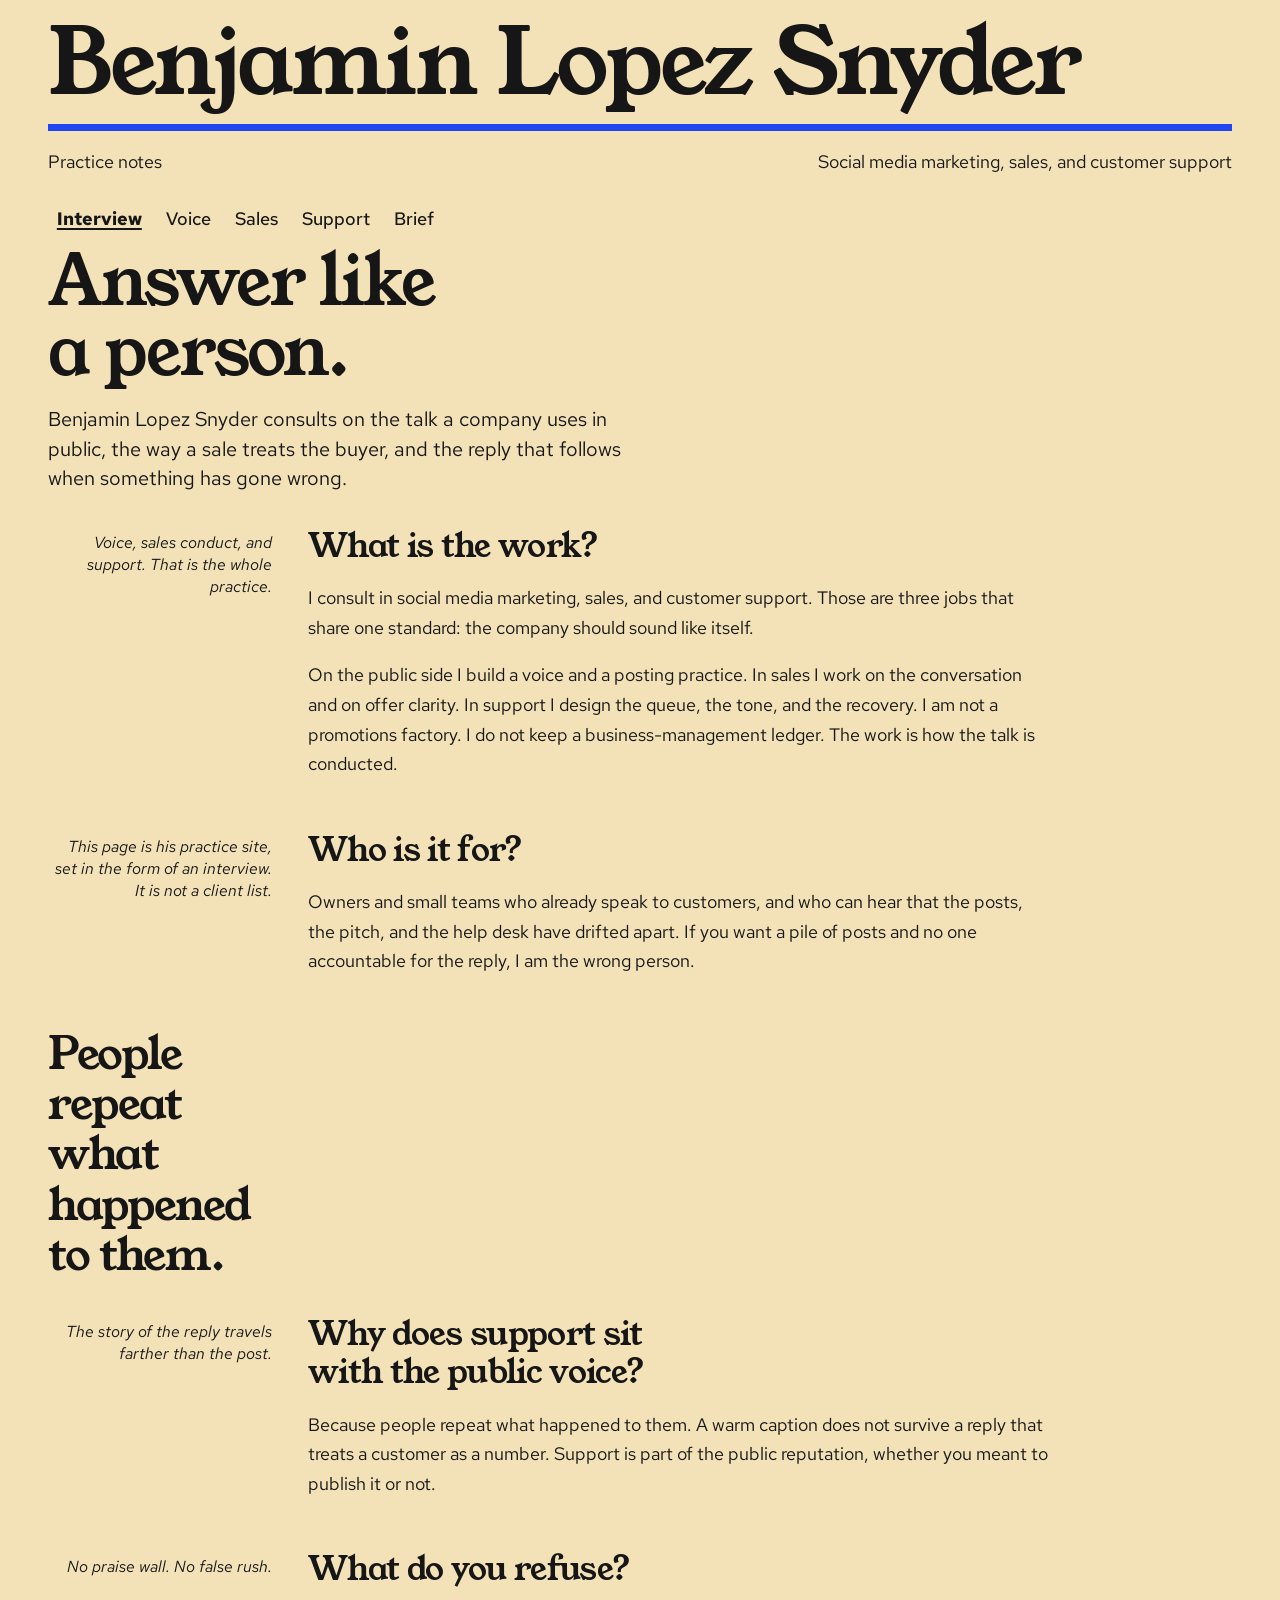
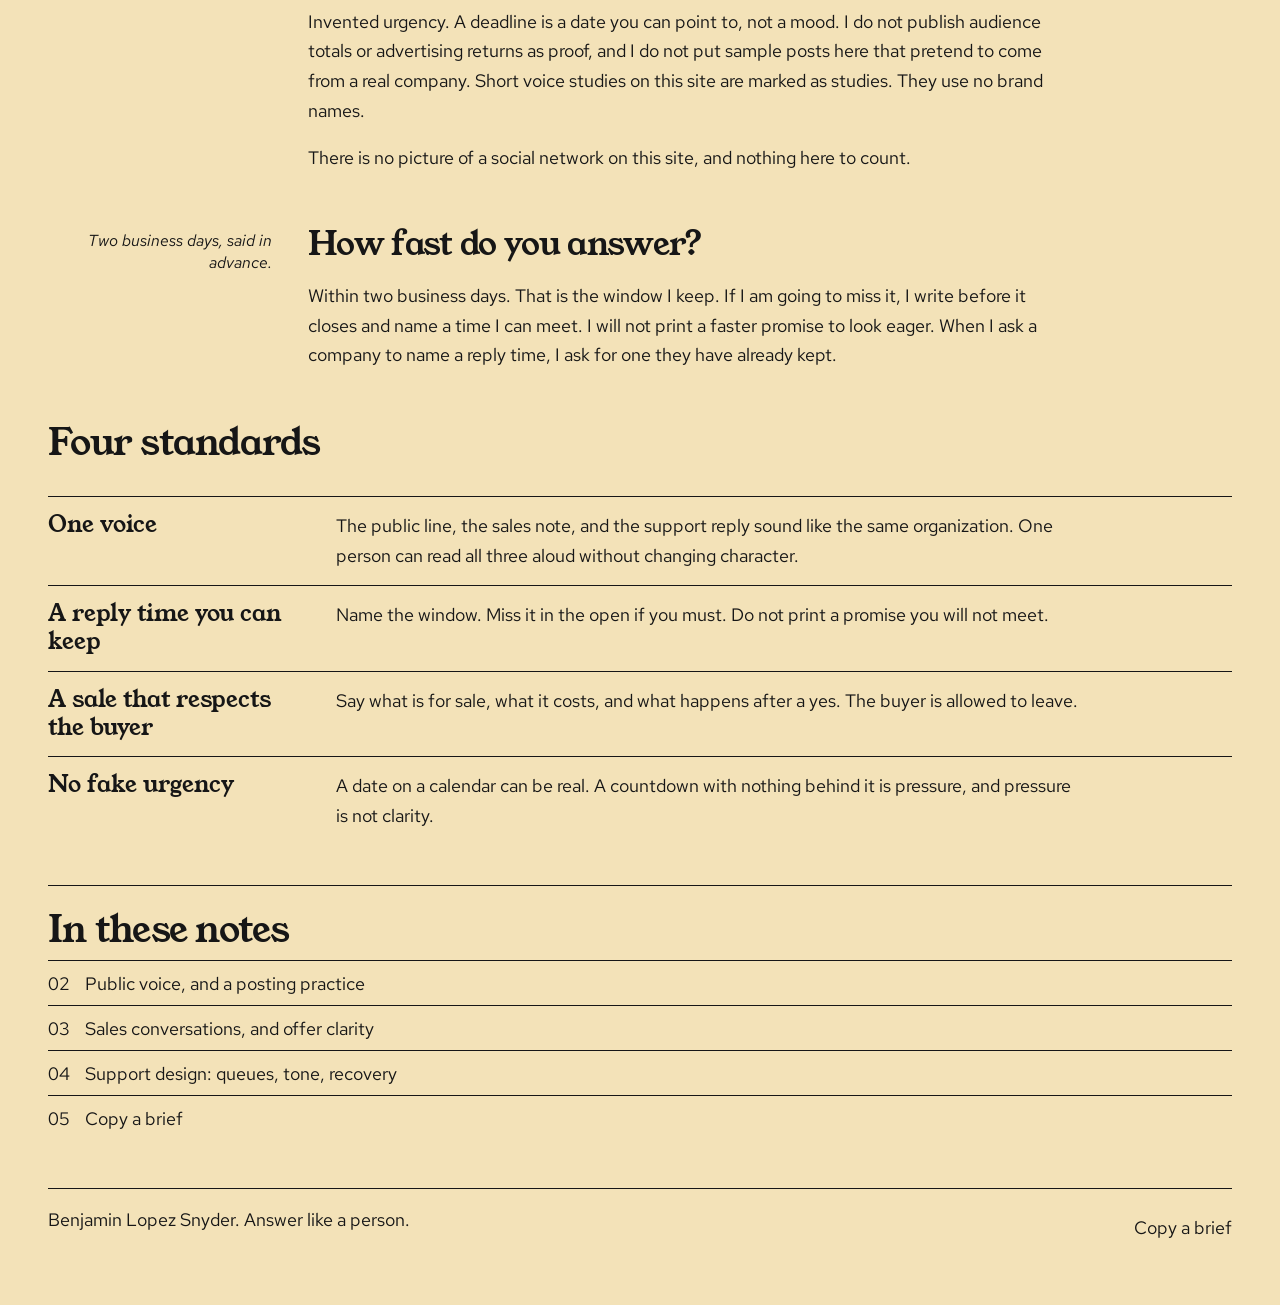
<file: index.html>
<!DOCTYPE html>
<html lang="en">
<head>
  <meta charset="utf-8">
  <meta name="viewport" content="width=device-width, initial-scale=1">
  <meta name="description" content="Benjamin Lopez Snyder consults in social media marketing, sales, and customer support. Answer like a person.">
  <meta name="theme-color" content="#f3e2b8">
  <title>Answer like a person. Benjamin Lopez Snyder</title>
  <link rel="icon" href="favicon.svg" type="image/svg+xml">
  <link rel="preconnect" href="https://fonts.googleapis.com">
  <link rel="preconnect" href="https://fonts.gstatic.com" crossorigin>
  <link href="https://fonts.googleapis.com/css2?family=Red+Hat+Text:ital,wght@0,400;0,600;0,700;1,400;1,600&family=Young+Serif&display=swap" rel="stylesheet">
  <link rel="stylesheet" href="site.css">
</head>
<body class="cover">
  <a class="skip" href="#content">Skip to the interview</a>
  <noscript>
    <style>
      @media (max-width: 760px) {
        .site-nav { display: block !important; }
        .nav-toggle { display: none !important; }
      }
    </style>
  </noscript>
  <div class="frame">
    <header class="masthead">
      <p class="mast-name"><a href="index.html">Benjamin Lopez Snyder</a></p>
      <div class="issue-rule" role="presentation"></div>
      <div class="mast-meta">
        <p>Practice notes</p>
        <p>Social media marketing, sales, and customer support</p>
      </div>
      <button type="button" class="nav-toggle" data-nav-toggle aria-expanded="false" aria-controls="site-nav">Sections</button>
      <nav id="site-nav" class="site-nav" data-nav-panel aria-label="Sections">
        <ul>
          <li><a href="index.html" aria-current="page">Interview</a></li>
          <li><a href="voice.html">Voice</a></li>
          <li><a href="sales.html">Sales</a></li>
          <li><a href="support.html">Support</a></li>
          <li><a href="contact.html">Brief</a></li>
        </ul>
      </nav>
    </header>

    <main id="content" tabindex="-1">
      <article class="interview">
        <h1>Answer like a person.</h1>
        <p class="standfirst">Benjamin Lopez Snyder consults on the talk a company uses in public, the way a sale treats the buyer, and the reply that follows when something has gone wrong.</p>

        <div class="exchange">
          <div class="thread">
            <h2>What is the work?</h2>
            <p>I consult in social media marketing, sales, and customer support. Those are three jobs that share one standard: the company should sound like itself.</p>
            <p>On the public side I build a voice and a posting practice. In sales I work on the conversation and on offer clarity. In support I design the queue, the tone, and the recovery. I am not a promotions factory. I do not keep a business-management ledger. The work is how the talk is conducted.</p>
          </div>
          <p class="margin-note">Voice, sales conduct, and support. That is the whole practice.</p>
        </div>

        <div class="exchange">
          <div class="thread">
            <h2>Who is it for?</h2>
            <p>Owners and small teams who already speak to customers, and who can hear that the posts, the pitch, and the help desk have drifted apart. If you want a pile of posts and no one accountable for the reply, I am the wrong person.</p>
          </div>
          <p class="margin-note">This page is his practice site, set in the form of an interview. It is not a client list.</p>
        </div>

        <blockquote class="pull">
          <p>People repeat what happened to them.</p>
        </blockquote>

        <div class="exchange">
          <div class="thread">
            <h2>Why does support sit with the public voice?</h2>
            <p>Because people repeat what happened to them. A warm caption does not survive a reply that treats a customer as a number. Support is part of the public reputation, whether you meant to publish it or not.</p>
          </div>
          <p class="margin-note">The story of the reply travels farther than the post.</p>
        </div>

        <div class="exchange">
          <div class="thread">
            <h2>What do you refuse?</h2>
            <p>Invented urgency. A deadline is a date you can point to, not a mood. I do not publish audience totals or advertising returns as proof, and I do not put sample posts here that pretend to come from a real company. Short voice studies on this site are marked as studies. They use no brand names.</p>
            <p>There is no picture of a social network on this site, and nothing here to count.</p>
          </div>
          <p class="margin-note">No praise wall. No false rush.</p>
        </div>

        <div class="exchange">
          <div class="thread">
            <h2>How fast do you answer?</h2>
            <p>Within two business days. That is the window I keep. If I am going to miss it, I write before it closes and name a time I can meet. I will not print a faster promise to look eager. When I ask a company to name a reply time, I ask for one they have already kept.</p>
          </div>
          <p class="margin-note">Two business days, said in advance.</p>
        </div>

        <h2>Four standards</h2>
        <dl class="standards">
          <div>
            <dt>One voice</dt>
            <dd>The public line, the sales note, and the support reply sound like the same organization. One person can read all three aloud without changing character.</dd>
          </div>
          <div>
            <dt>A reply time you can keep</dt>
            <dd>Name the window. Miss it in the open if you must. Do not print a promise you will not meet.</dd>
          </div>
          <div>
            <dt>A sale that respects the buyer</dt>
            <dd>Say what is for sale, what it costs, and what happens after a yes. The buyer is allowed to leave.</dd>
          </div>
          <div>
            <dt>No fake urgency</dt>
            <dd>A date on a calendar can be real. A countdown with nothing behind it is pressure, and pressure is not clarity.</dd>
          </div>
        </dl>

        <nav class="contents" aria-label="In these notes">
          <h2>In these notes</h2>
          <ol>
            <li><a href="voice.html"><span class="num">02</span> Public voice, and a posting practice</a></li>
            <li><a href="sales.html"><span class="num">03</span> Sales conversations, and offer clarity</a></li>
            <li><a href="support.html"><span class="num">04</span> Support design: queues, tone, recovery</a></li>
            <li><a href="contact.html"><span class="num">05</span> Copy a brief</a></li>
          </ol>
        </nav>
      </article>
    </main>

    <footer class="colophon">
      <p>Benjamin Lopez Snyder. Answer like a person.</p>
      <p><a href="contact.html">Copy a brief</a></p>
    </footer>
  </div>
  <script src="site.js"></script>
</body>
</html>
</file>
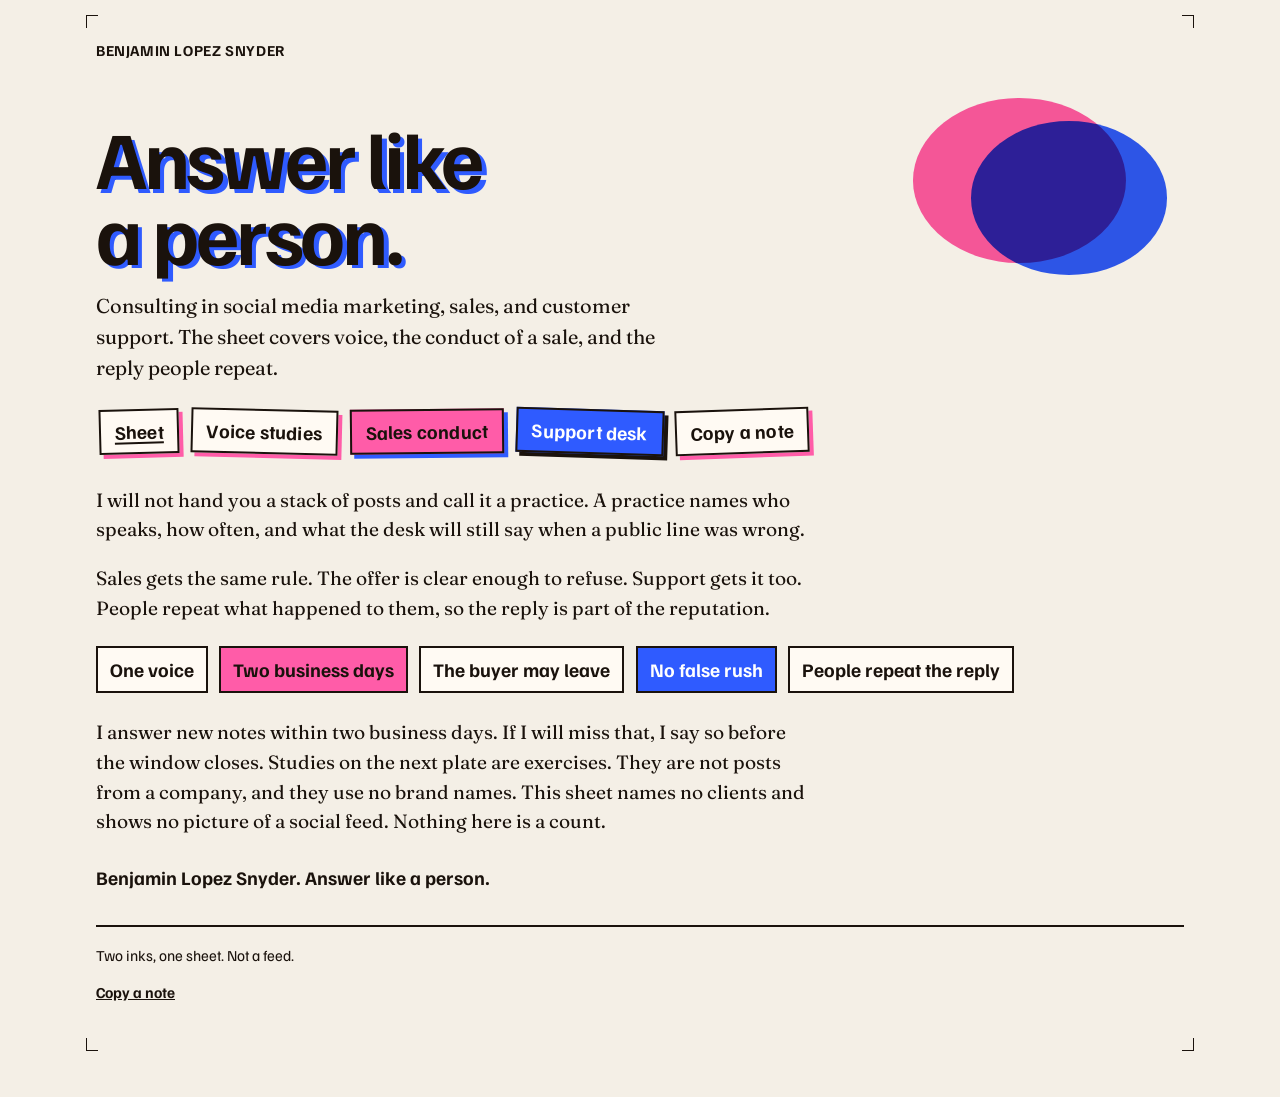
<file: acid/index.html>
<!DOCTYPE html>
<html lang="en">
<head>
  <meta charset="utf-8">
  <meta name="viewport" content="width=device-width, initial-scale=1">
  <meta name="description" content="Benjamin Lopez Snyder. Answer like a person. A sheet on voice, sales conduct, and support.">
  <meta name="theme-color" content="#f4efe6">
  <title>Answer like a person. Benjamin Lopez Snyder</title>
  <link rel="icon" href="favicon.svg" type="image/svg+xml">
  <link rel="preconnect" href="https://fonts.googleapis.com">
  <link rel="preconnect" href="https://fonts.gstatic.com" crossorigin>
  <link href="https://fonts.googleapis.com/css2?family=Familjen+Grotesk:ital,wght@0,500;0,700;1,500&family=Fraunces:ital,opsz,wght@0,9..144,500;0,9..144,700;1,9..144,500&display=swap" rel="stylesheet">
  <link rel="stylesheet" href="site.css">
</head>
<body>
  <a class="skip" href="#plate">Skip to the sheet</a>
  <div class="press">
    <div class="marks" aria-hidden="true">
      <span class="mark mark-tl"></span>
      <span class="mark mark-tr"></span>
      <span class="mark mark-bl"></span>
      <span class="mark mark-br"></span>
    </div>
    <p class="running"><a href="index.html">Benjamin Lopez Snyder</a></p>
    <div class="top-band">
      <h1 class="plate-title">
        <span class="echo" aria-hidden="true">Answer like a person.</span>
        <span class="title-ink">Answer like a person.</span>
      </h1>
      <div class="ink-well" aria-hidden="true">
        <span class="blot blot-pink"></span>
        <span class="blot blot-blue"></span>
      </div>
    </div>
    <p class="deck">Consulting in social media marketing, sales, and customer support. The sheet covers voice, the conduct of a sale, and the reply people repeat.</p>
    <nav class="tab-sheet" aria-label="Plates">
      <a class="sticker" href="index.html" aria-current="page">Sheet</a>
      <a class="sticker" href="study.html">Voice studies</a>
      <a class="sticker" href="conduct.html">Sales conduct</a>
      <a class="sticker" href="desk.html">Support desk</a>
      <a class="sticker" href="note.html">Copy a note</a>
    </nav>
    <article class="plate" id="plate" tabindex="-1">
      <p>I will not hand you a stack of posts and call it a practice. A practice names who speaks, how often, and what the desk will still say when a public line was wrong.</p>
      <p>Sales gets the same rule. The offer is clear enough to refuse. Support gets it too. People repeat what happened to them, so the reply is part of the reputation.</p>
      <ul class="claims">
        <li>One voice</li>
        <li>Two business days</li>
        <li>The buyer may leave</li>
        <li>No false rush</li>
        <li>People repeat the reply</li>
      </ul>
      <p>I answer new notes within two business days. If I will miss that, I say so before the window closes. Studies on the next plate are exercises. They are not posts from a company, and they use no brand names. This sheet names no clients and shows no picture of a social feed. Nothing here is a count.</p>
      <p class="closer">Benjamin Lopez Snyder. Answer like a person.</p>
    </article>
    <footer class="colophon">
      <p>Two inks, one sheet. Not a feed.</p>
      <p><a href="note.html">Copy a note</a></p>
    </footer>
  </div>
  <script src="site.js"></script>
</body>
</html>
</file>
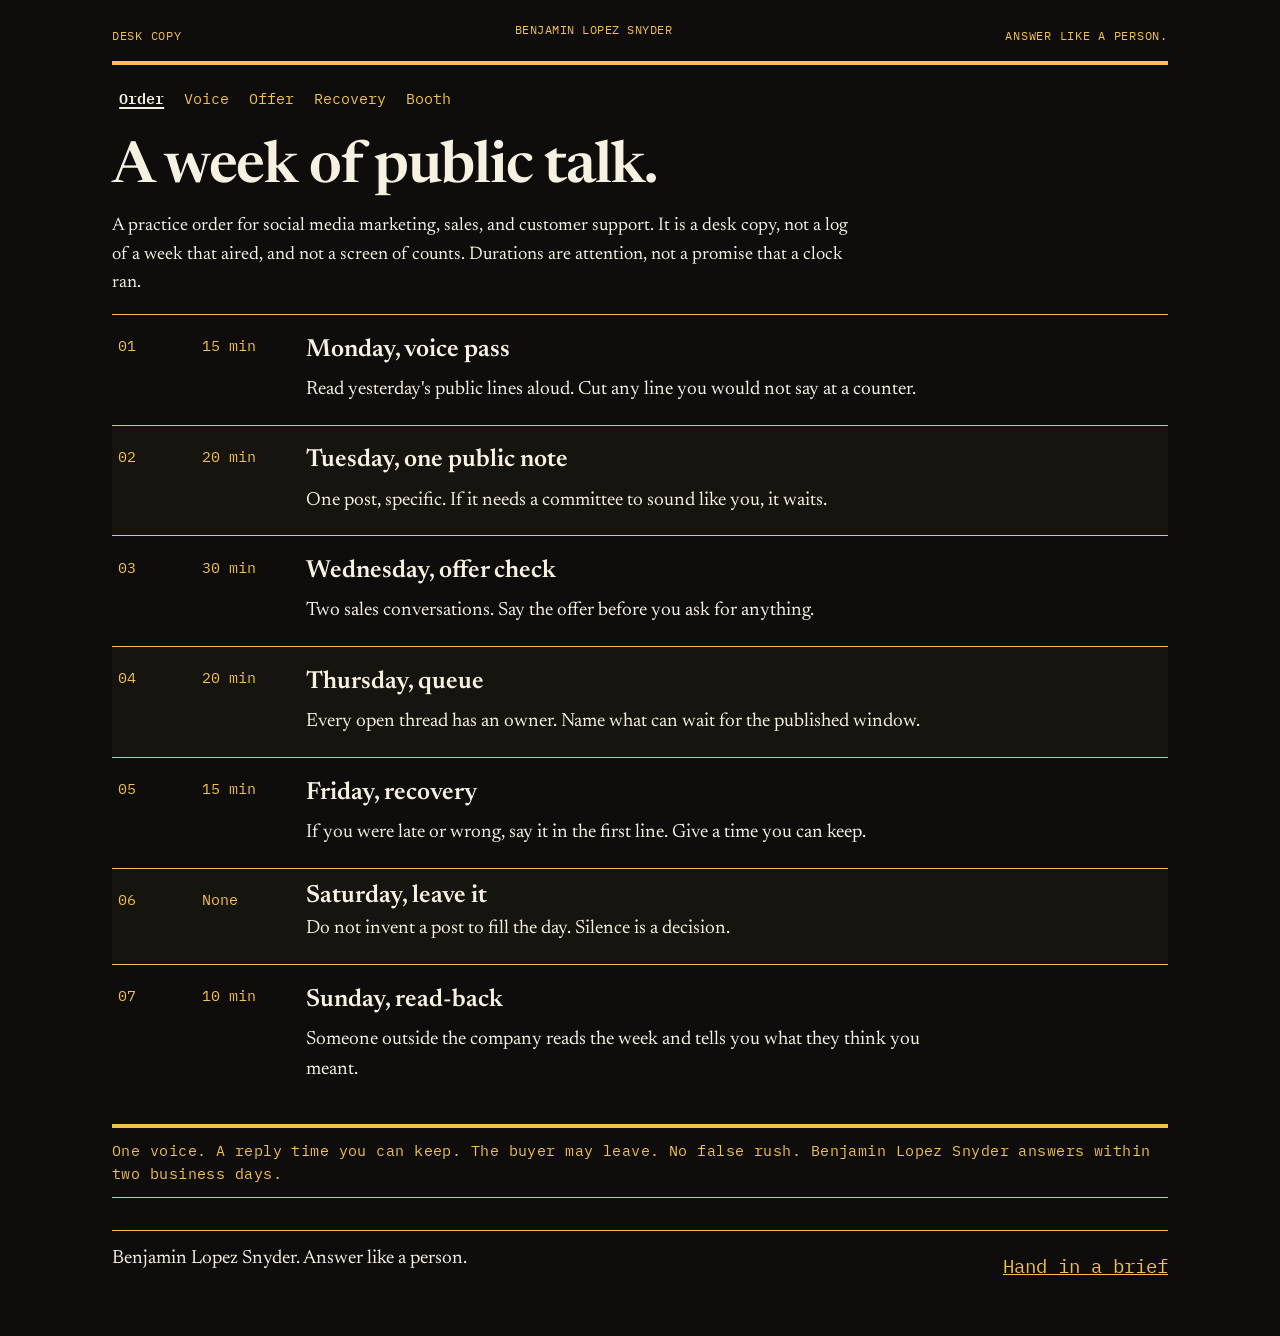
<file: folio/index.html>
<!DOCTYPE html>
<html lang="en">
<head>
  <meta charset="utf-8">
  <meta name="viewport" content="width=device-width, initial-scale=1">
  <meta name="description" content="Benjamin Lopez Snyder. Answer like a person. A desk copy for one week of public talk.">
  <meta name="theme-color" content="#0e0d0b">
  <title>Running order. Benjamin Lopez Snyder</title>
  <link rel="icon" href="favicon.svg" type="image/svg+xml">
  <link rel="preconnect" href="https://fonts.googleapis.com">
  <link rel="preconnect" href="https://fonts.gstatic.com" crossorigin>
  <link href="https://fonts.googleapis.com/css2?family=IBM+Plex+Mono:wght@400;500;600&family=Newsreader:ital,opsz,wght@0,6..72,400;0,6..72,600;1,6..72,400&display=swap" rel="stylesheet">
  <link rel="stylesheet" href="site.css">
</head>
<body>
  <a class="skip" href="#order">Skip to the running order</a>
  <div class="control">
    <header class="ident-bar">
      <p class="ident">Desk copy</p>
      <p class="ident"><a href="index.html">Benjamin Lopez Snyder</a></p>
      <p class="ident">Answer like a person.</p>
    </header>
    <div class="bulb-rule" role="presentation"></div>
    <nav class="cue-nav" aria-label="Blocks">
      <a href="index.html" aria-current="page">Order</a>
      <a href="block-voice.html">Voice</a>
      <a href="block-offer.html">Offer</a>
      <a href="block-recovery.html">Recovery</a>
      <a href="booth.html">Booth</a>
    </nav>
    <main id="order" tabindex="-1">
      <h1>A week of public talk.</h1>
      <p class="slate">A practice order for social media marketing, sales, and customer support. It is a desk copy, not a log of a week that aired, and not a screen of counts. Durations are attention, not a promise that a clock ran.</p>
      <ol class="running-order">
        <li class="cue">
          <span class="item-no">01</span>
          <time class="dur" datetime="PT15M">15 min</time>
          <div class="item-body">
            <h2><a href="block-voice.html">Monday, voice pass</a></h2>
            <p>Read yesterday's public lines aloud. Cut any line you would not say at a counter.</p>
          </div>
        </li>
        <li class="cue">
          <span class="item-no">02</span>
          <time class="dur" datetime="PT20M">20 min</time>
          <div class="item-body">
            <h2><a href="block-voice.html#one-note">Tuesday, one public note</a></h2>
            <p>One post, specific. If it needs a committee to sound like you, it waits.</p>
          </div>
        </li>
        <li class="cue">
          <span class="item-no">03</span>
          <time class="dur" datetime="PT30M">30 min</time>
          <div class="item-body">
            <h2><a href="block-offer.html">Wednesday, offer check</a></h2>
            <p>Two sales conversations. Say the offer before you ask for anything.</p>
          </div>
        </li>
        <li class="cue">
          <span class="item-no">04</span>
          <time class="dur" datetime="PT20M">20 min</time>
          <div class="item-body">
            <h2><a href="block-recovery.html">Thursday, queue</a></h2>
            <p>Every open thread has an owner. Name what can wait for the published window.</p>
          </div>
        </li>
        <li class="cue">
          <span class="item-no">05</span>
          <time class="dur" datetime="PT15M">15 min</time>
          <div class="item-body">
            <h2><a href="block-recovery.html#recovery">Friday, recovery</a></h2>
            <p>If you were late or wrong, say it in the first line. Give a time you can keep.</p>
          </div>
        </li>
        <li class="cue">
          <span class="item-no">06</span>
          <span class="dur">None</span>
          <div class="item-body">
            <h2>Saturday, leave it</h2>
            <p>Do not invent a post to fill the day. Silence is a decision.</p>
          </div>
        </li>
        <li class="cue">
          <span class="item-no">07</span>
          <time class="dur" datetime="PT10M">10 min</time>
          <div class="item-body">
            <h2><a href="booth.html">Sunday, read-back</a></h2>
            <p>Someone outside the company reads the week and tells you what they think you meant.</p>
          </div>
        </li>
      </ol>
      <p class="lower-third">One voice. A reply time you can keep. The buyer may leave. No false rush. Benjamin Lopez Snyder answers within two business days.</p>
    </main>
    <footer class="colophon">
      <p>Benjamin Lopez Snyder. Answer like a person.</p>
      <p><a href="booth.html">Hand in a brief</a></p>
    </footer>
  </div>
  <script src="site.js"></script>
</body>
</html>
</file>
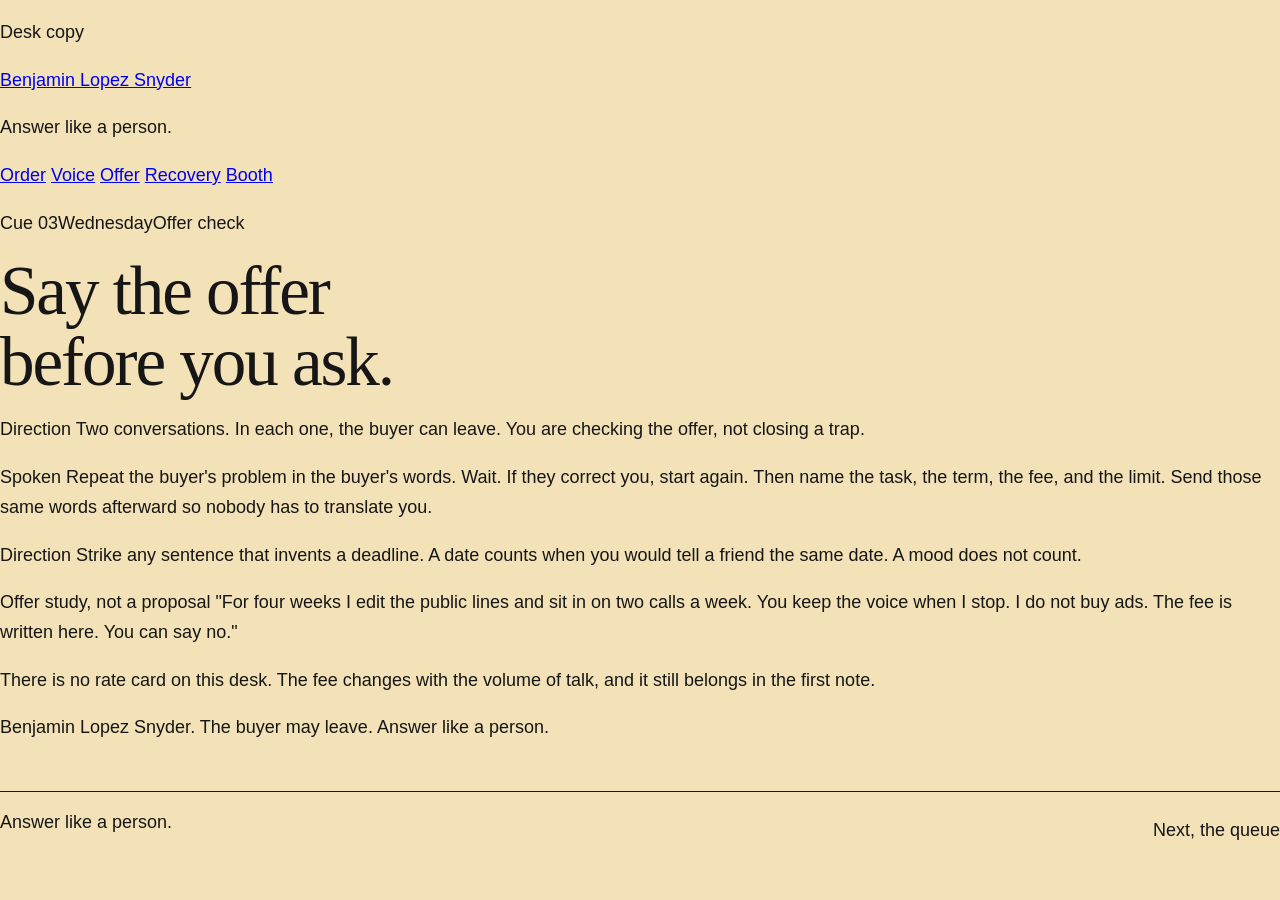
<file: block-offer.html>
<!DOCTYPE html>
<html lang="en">
<head>
  <meta charset="utf-8">
  <meta name="viewport" content="width=device-width, initial-scale=1">
  <meta name="description" content="Offer cues from Benjamin Lopez Snyder. Say the offer while the buyer can still refuse.">
  <meta name="theme-color" content="#0e0d0b">
  <title>Offer cues. Benjamin Lopez Snyder</title>
  <link rel="icon" href="favicon.svg" type="image/svg+xml">
  <link rel="preconnect" href="https://fonts.googleapis.com">
  <link rel="preconnect" href="https://fonts.gstatic.com" crossorigin>
  <link href="https://fonts.googleapis.com/css2?family=IBM+Plex+Mono:wght@400;500;600&family=Newsreader:ital,opsz,wght@0,6..72,400;0,6..72,600;1,6..72,400&display=swap" rel="stylesheet">
  <link rel="stylesheet" href="site.css">
</head>
<body>
  <a class="skip" href="#script">Skip to the cues</a>
  <div class="control">
    <header class="ident-bar">
      <p class="ident">Desk copy</p>
      <p class="ident"><a href="index.html">Benjamin Lopez Snyder</a></p>
      <p class="ident">Answer like a person.</p>
    </header>
    <div class="bulb-rule" role="presentation"></div>
    <nav class="cue-nav" aria-label="Blocks">
      <a href="index.html">Order</a>
      <a href="block-voice.html">Voice</a>
      <a href="block-offer.html" aria-current="page">Offer</a>
      <a href="block-recovery.html">Recovery</a>
      <a href="booth.html">Booth</a>
    </nav>
    <main id="script" tabindex="-1">
      <p class="slugline"><span>Cue 03</span><span>Wednesday</span><span>Offer check</span></p>
      <h1>Say the offer before you ask.</h1>
      <p class="direction"><span class="tag">Direction</span> Two conversations. In each one, the buyer can leave. You are checking the offer, not closing a trap.</p>
      <p class="spoken"><span class="tag">Spoken</span> Repeat the buyer's problem in the buyer's words. Wait. If they correct you, start again. Then name the task, the term, the fee, and the limit. Send those same words afterward so nobody has to translate you.</p>
      <p class="direction"><span class="tag">Direction</span> Strike any sentence that invents a deadline. A date counts when you would tell a friend the same date. A mood does not count.</p>
      <p class="spoken"><span class="tag">Offer study, not a proposal</span> "For four weeks I edit the public lines and sit in on two calls a week. You keep the voice when I stop. I do not buy ads. The fee is written here. You can say no."</p>
      <p>There is no rate card on this desk. The fee changes with the volume of talk, and it still belongs in the first note.</p>
      <p class="lower-third">Benjamin Lopez Snyder. The buyer may leave. Answer like a person.</p>
    </main>
    <footer class="colophon">
      <p>Answer like a person.</p>
      <p><a href="block-recovery.html">Next, the queue</a></p>
    </footer>
  </div>
  <script src="site.js"></script>
</body>
</html>
</file>
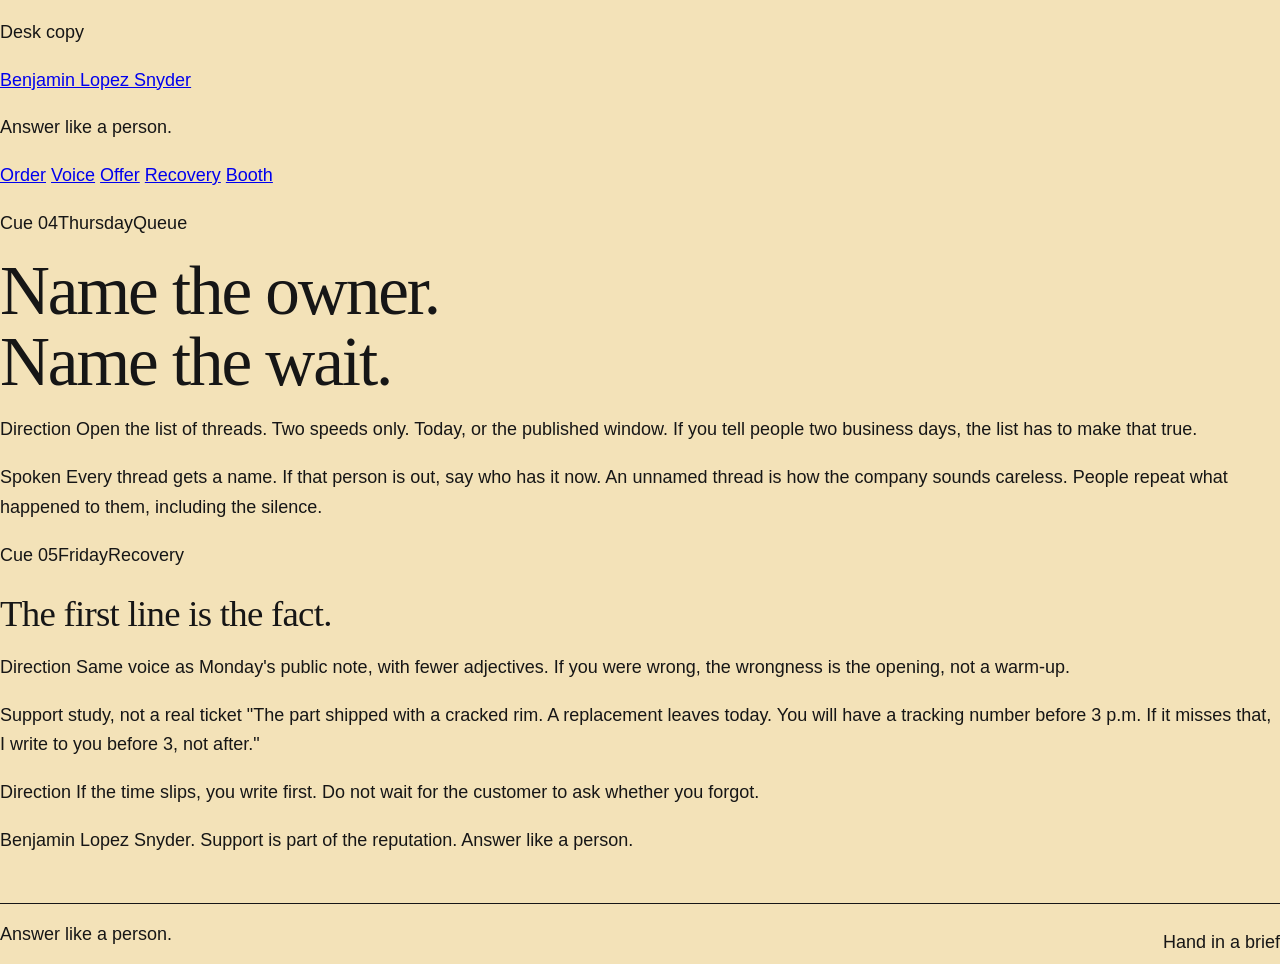
<file: block-recovery.html>
<!DOCTYPE html>
<html lang="en">
<head>
  <meta charset="utf-8">
  <meta name="viewport" content="width=device-width, initial-scale=1">
  <meta name="description" content="Recovery cues from Benjamin Lopez Snyder. Queues, tone, and a time you can keep.">
  <meta name="theme-color" content="#0e0d0b">
  <title>Recovery cues. Benjamin Lopez Snyder</title>
  <link rel="icon" href="favicon.svg" type="image/svg+xml">
  <link rel="preconnect" href="https://fonts.googleapis.com">
  <link rel="preconnect" href="https://fonts.gstatic.com" crossorigin>
  <link href="https://fonts.googleapis.com/css2?family=IBM+Plex+Mono:wght@400;500;600&family=Newsreader:ital,opsz,wght@0,6..72,400;0,6..72,600;1,6..72,400&display=swap" rel="stylesheet">
  <link rel="stylesheet" href="site.css">
</head>
<body>
  <a class="skip" href="#script">Skip to the cues</a>
  <div class="control">
    <header class="ident-bar">
      <p class="ident">Desk copy</p>
      <p class="ident"><a href="index.html">Benjamin Lopez Snyder</a></p>
      <p class="ident">Answer like a person.</p>
    </header>
    <div class="bulb-rule" role="presentation"></div>
    <nav class="cue-nav" aria-label="Blocks">
      <a href="index.html">Order</a>
      <a href="block-voice.html">Voice</a>
      <a href="block-offer.html">Offer</a>
      <a href="block-recovery.html" aria-current="page">Recovery</a>
      <a href="booth.html">Booth</a>
    </nav>
    <main id="script" tabindex="-1">
      <p class="slugline"><span>Cue 04</span><span>Thursday</span><span>Queue</span></p>
      <h1>Name the owner. Name the wait.</h1>
      <p class="direction"><span class="tag">Direction</span> Open the list of threads. Two speeds only. Today, or the published window. If you tell people two business days, the list has to make that true.</p>
      <p class="spoken"><span class="tag">Spoken</span> Every thread gets a name. If that person is out, say who has it now. An unnamed thread is how the company sounds careless. People repeat what happened to them, including the silence.</p>

      <p class="slugline" id="recovery"><span>Cue 05</span><span>Friday</span><span>Recovery</span></p>
      <h2>The first line is the fact.</h2>
      <p class="direction"><span class="tag">Direction</span> Same voice as Monday's public note, with fewer adjectives. If you were wrong, the wrongness is the opening, not a warm-up.</p>
      <p class="spoken"><span class="tag">Support study, not a real ticket</span> "The part shipped with a cracked rim. A replacement leaves today. You will have a tracking number before 3 p.m. If it misses that, I write to you before 3, not after."</p>
      <p class="direction"><span class="tag">Direction</span> If the time slips, you write first. Do not wait for the customer to ask whether you forgot.</p>
      <p class="lower-third">Benjamin Lopez Snyder. Support is part of the reputation. Answer like a person.</p>
    </main>
    <footer class="colophon">
      <p>Answer like a person.</p>
      <p><a href="booth.html">Hand in a brief</a></p>
    </footer>
  </div>
  <script src="site.js"></script>
</body>
</html>
</file>
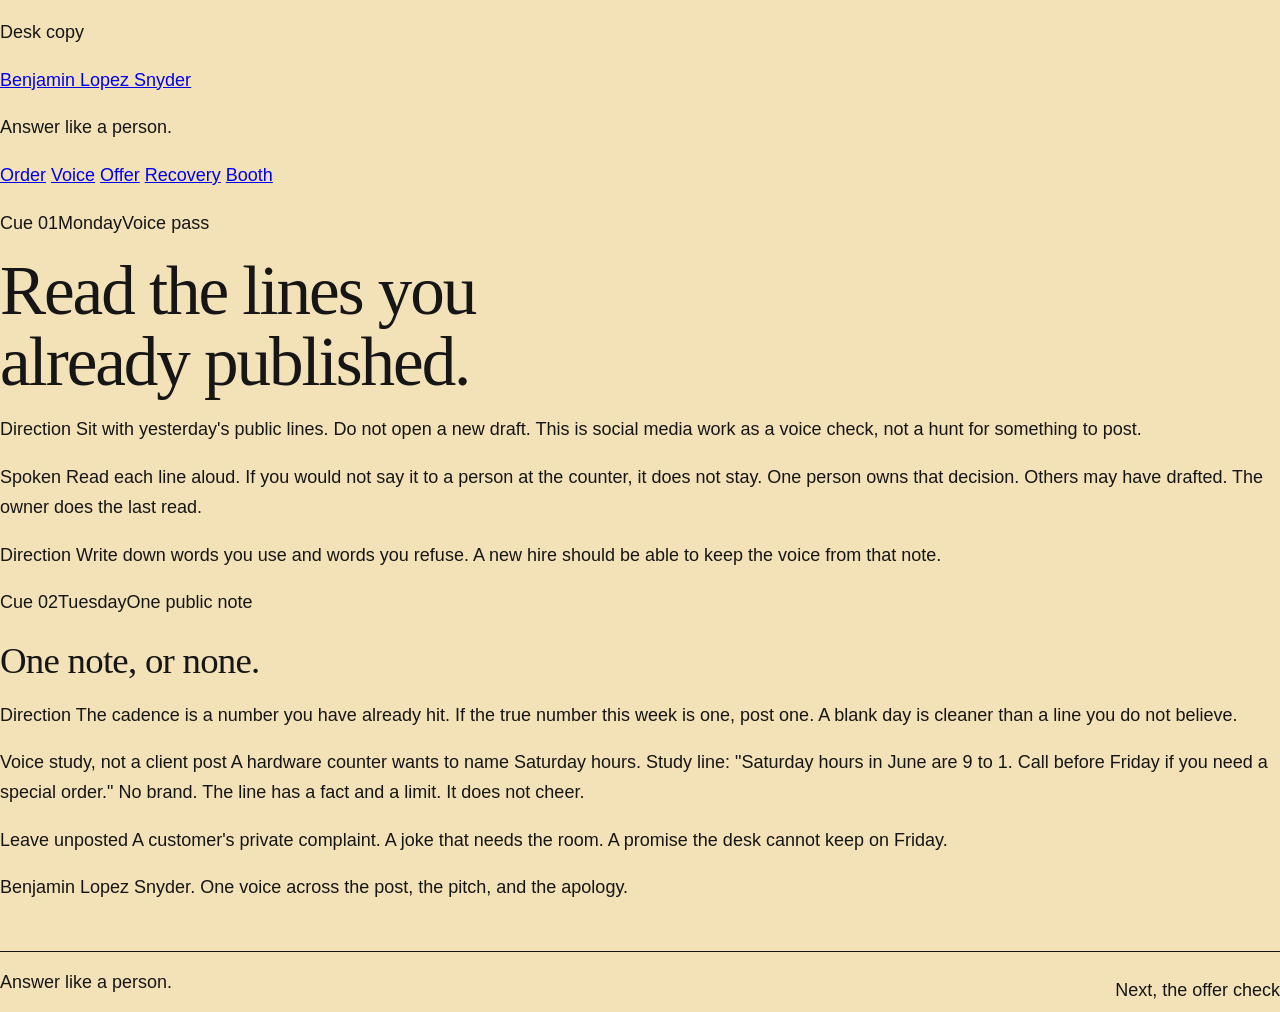
<file: block-voice.html>
<!DOCTYPE html>
<html lang="en">
<head>
  <meta charset="utf-8">
  <meta name="viewport" content="width=device-width, initial-scale=1">
  <meta name="description" content="Voice cues from Benjamin Lopez Snyder. A desk copy for public lines, not a feed.">
  <meta name="theme-color" content="#0e0d0b">
  <title>Voice cues. Benjamin Lopez Snyder</title>
  <link rel="icon" href="favicon.svg" type="image/svg+xml">
  <link rel="preconnect" href="https://fonts.googleapis.com">
  <link rel="preconnect" href="https://fonts.gstatic.com" crossorigin>
  <link href="https://fonts.googleapis.com/css2?family=IBM+Plex+Mono:wght@400;500;600&family=Newsreader:ital,opsz,wght@0,6..72,400;0,6..72,600;1,6..72,400&display=swap" rel="stylesheet">
  <link rel="stylesheet" href="site.css">
</head>
<body>
  <a class="skip" href="#script">Skip to the cues</a>
  <div class="control">
    <header class="ident-bar">
      <p class="ident">Desk copy</p>
      <p class="ident"><a href="index.html">Benjamin Lopez Snyder</a></p>
      <p class="ident">Answer like a person.</p>
    </header>
    <div class="bulb-rule" role="presentation"></div>
    <nav class="cue-nav" aria-label="Blocks">
      <a href="index.html">Order</a>
      <a href="block-voice.html" aria-current="page">Voice</a>
      <a href="block-offer.html">Offer</a>
      <a href="block-recovery.html">Recovery</a>
      <a href="booth.html">Booth</a>
    </nav>
    <main id="script" tabindex="-1">
      <p class="slugline"><span>Cue 01</span><span>Monday</span><span>Voice pass</span></p>
      <h1>Read the lines you already published.</h1>
      <p class="direction"><span class="tag">Direction</span> Sit with yesterday's public lines. Do not open a new draft. This is social media work as a voice check, not a hunt for something to post.</p>
      <p class="spoken"><span class="tag">Spoken</span> Read each line aloud. If you would not say it to a person at the counter, it does not stay. One person owns that decision. Others may have drafted. The owner does the last read.</p>
      <p class="direction"><span class="tag">Direction</span> Write down words you use and words you refuse. A new hire should be able to keep the voice from that note.</p>

      <p class="slugline" id="one-note"><span>Cue 02</span><span>Tuesday</span><span>One public note</span></p>
      <h2>One note, or none.</h2>
      <p class="direction"><span class="tag">Direction</span> The cadence is a number you have already hit. If the true number this week is one, post one. A blank day is cleaner than a line you do not believe.</p>
      <p class="spoken"><span class="tag">Voice study, not a client post</span> A hardware counter wants to name Saturday hours. Study line: "Saturday hours in June are 9 to 1. Call before Friday if you need a special order." No brand. The line has a fact and a limit. It does not cheer.</p>
      <p class="spoken"><span class="tag">Leave unposted</span> A customer's private complaint. A joke that needs the room. A promise the desk cannot keep on Friday.</p>
      <p class="lower-third">Benjamin Lopez Snyder. One voice across the post, the pitch, and the apology.</p>
    </main>
    <footer class="colophon">
      <p>Answer like a person.</p>
      <p><a href="block-offer.html">Next, the offer check</a></p>
    </footer>
  </div>
  <script src="site.js"></script>
</body>
</html>
</file>
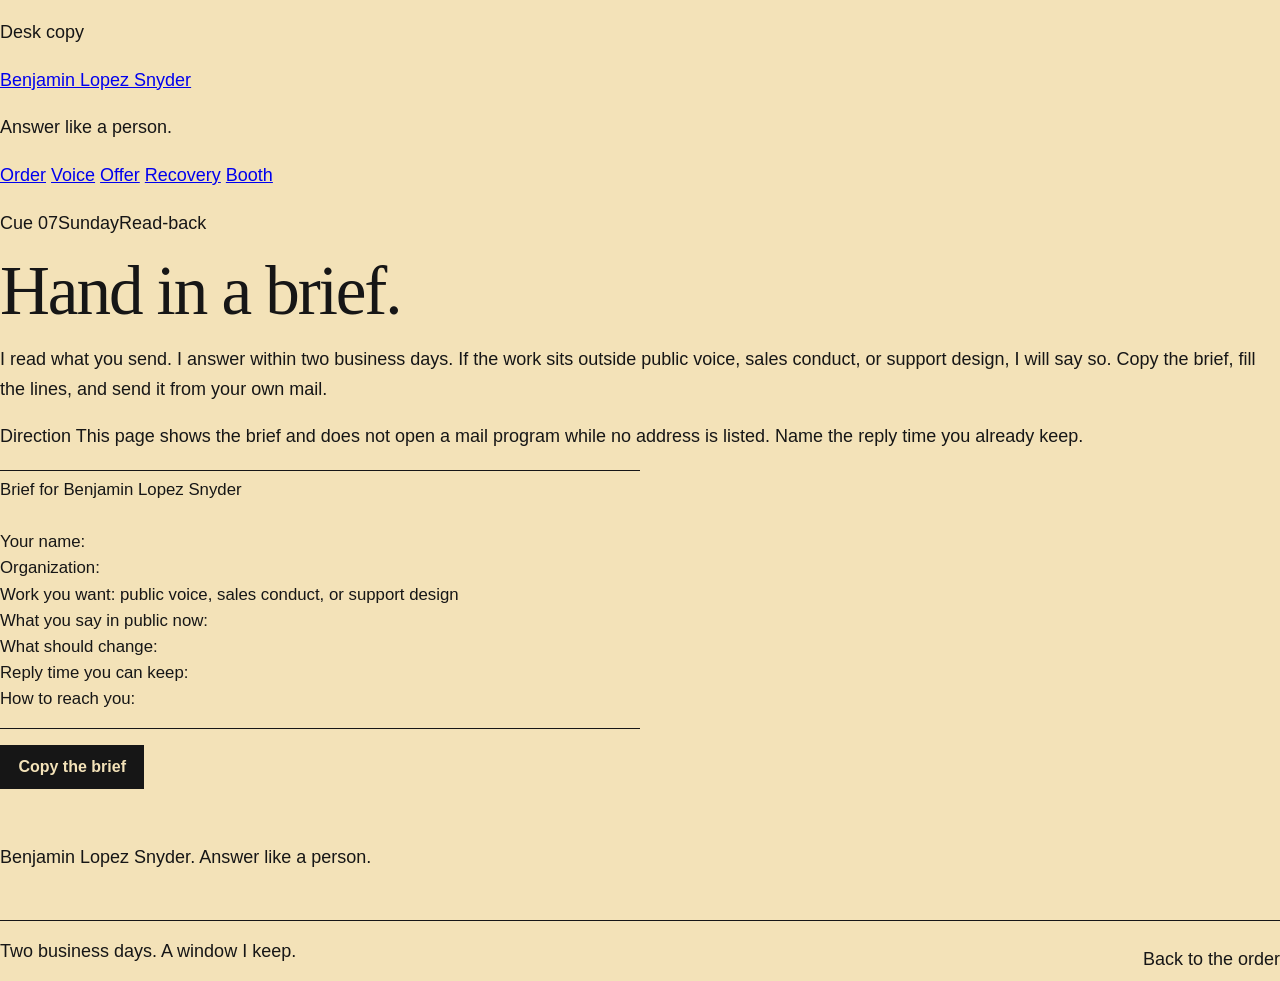
<file: booth.html>
<!DOCTYPE html>
<html lang="en">
<head>
  <meta charset="utf-8">
  <meta name="viewport" content="width=device-width, initial-scale=1">
  <meta name="description" content="Hand Benjamin Lopez Snyder a brief. He answers within two business days.">
  <meta name="theme-color" content="#0e0d0b">
  <title>Booth. Benjamin Lopez Snyder</title>
  <link rel="icon" href="favicon.svg" type="image/svg+xml">
  <link rel="preconnect" href="https://fonts.googleapis.com">
  <link rel="preconnect" href="https://fonts.gstatic.com" crossorigin>
  <link href="https://fonts.googleapis.com/css2?family=IBM+Plex+Mono:wght@400;500;600&family=Newsreader:ital,opsz,wght@0,6..72,400;0,6..72,600;1,6..72,400&display=swap" rel="stylesheet">
  <link rel="stylesheet" href="site.css">
</head>
<body>
  <a class="skip" href="#script">Skip to the brief</a>
  <div class="control">
    <header class="ident-bar">
      <p class="ident">Desk copy</p>
      <p class="ident"><a href="index.html">Benjamin Lopez Snyder</a></p>
      <p class="ident">Answer like a person.</p>
    </header>
    <div class="bulb-rule" role="presentation"></div>
    <nav class="cue-nav" aria-label="Blocks">
      <a href="index.html">Order</a>
      <a href="block-voice.html">Voice</a>
      <a href="block-offer.html">Offer</a>
      <a href="block-recovery.html">Recovery</a>
      <a href="booth.html" aria-current="page">Booth</a>
    </nav>
    <main id="script" tabindex="-1">
      <p class="slugline"><span>Cue 07</span><span>Sunday</span><span>Read-back</span></p>
      <h1>Hand in a brief.</h1>
      <p class="slate">I read what you send. I answer within two business days. If the work sits outside public voice, sales conduct, or support design, I will say so. Copy the brief, fill the lines, and send it from your own mail.</p>
      <p class="direction"><span class="tag">Direction</span> This page shows the brief and does not open a mail program while no address is listed. Name the reply time you already keep.</p>
      <pre class="brief" data-brief>Brief for Benjamin Lopez Snyder

Your name:
Organization:
Work you want: public voice, sales conduct, or support design
What you say in public now:
What should change:
Reply time you can keep:
How to reach you:</pre>
      <button type="button" class="copy-brief" data-copy-brief>Copy the brief</button>
      <p class="copy-status" data-copy-status role="status" aria-live="polite"></p>
      <p class="mail-line"><a data-mailto hidden>Send the brief by mail</a></p>
      <p class="lower-third">Benjamin Lopez Snyder. Answer like a person.</p>
    </main>
    <footer class="colophon">
      <p>Two business days. A window I keep.</p>
      <p><a href="index.html">Back to the order</a></p>
    </footer>
  </div>
  <script src="site.js"></script>
</body>
</html>
</file>
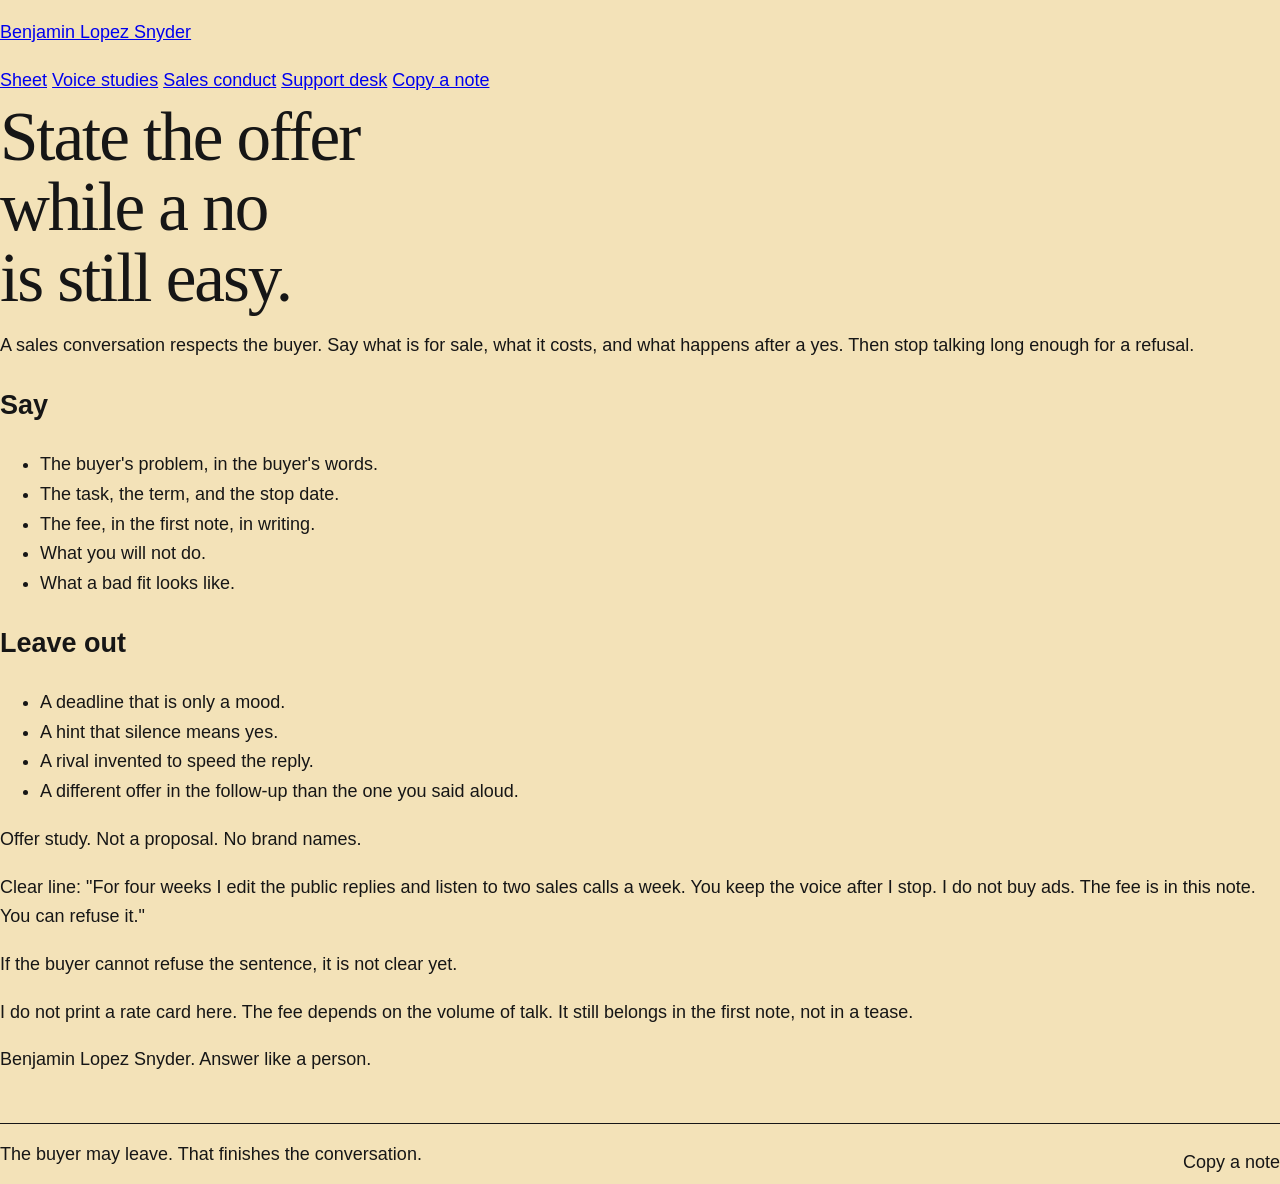
<file: conduct.html>
<!DOCTYPE html>
<html lang="en">
<head>
  <meta charset="utf-8">
  <meta name="viewport" content="width=device-width, initial-scale=1">
  <meta name="description" content="Sales conduct and offer clarity with Benjamin Lopez Snyder. The buyer may leave.">
  <meta name="theme-color" content="#f4efe6">
  <title>Sales conduct. Benjamin Lopez Snyder</title>
  <link rel="icon" href="favicon.svg" type="image/svg+xml">
  <link rel="preconnect" href="https://fonts.googleapis.com">
  <link rel="preconnect" href="https://fonts.gstatic.com" crossorigin>
  <link href="https://fonts.googleapis.com/css2?family=Familjen+Grotesk:ital,wght@0,500;0,700;1,500&family=Fraunces:ital,opsz,wght@0,9..144,500;0,9..144,700;1,9..144,500&display=swap" rel="stylesheet">
  <link rel="stylesheet" href="site.css">
</head>
<body>
  <a class="skip" href="#plate">Skip to the conduct notes</a>
  <div class="press">
    <div class="marks" aria-hidden="true">
      <span class="mark mark-tl"></span>
      <span class="mark mark-tr"></span>
      <span class="mark mark-bl"></span>
      <span class="mark mark-br"></span>
    </div>
    <p class="running"><a href="index.html">Benjamin Lopez Snyder</a></p>
    <nav class="tab-sheet" aria-label="Plates">
      <a class="sticker" href="index.html">Sheet</a>
      <a class="sticker" href="study.html">Voice studies</a>
      <a class="sticker" href="conduct.html" aria-current="page">Sales conduct</a>
      <a class="sticker" href="desk.html">Support desk</a>
      <a class="sticker" href="note.html">Copy a note</a>
    </nav>
    <article class="plate" id="plate" tabindex="-1">
      <h1 class="section-title">State the offer while a no is still easy.</h1>
      <p class="deck">A sales conversation respects the buyer. Say what is for sale, what it costs, and what happens after a yes. Then stop talking long enough for a refusal.</p>
      <div class="split-lines">
        <section>
          <h2>Say</h2>
          <ul>
            <li>The buyer's problem, in the buyer's words.</li>
            <li>The task, the term, and the stop date.</li>
            <li>The fee, in the first note, in writing.</li>
            <li>What you will not do.</li>
            <li>What a bad fit looks like.</li>
          </ul>
        </section>
        <section>
          <h2>Leave out</h2>
          <ul>
            <li>A deadline that is only a mood.</li>
            <li>A hint that silence means yes.</li>
            <li>A rival invented to speed the reply.</li>
            <li>A different offer in the follow-up than the one you said aloud.</li>
          </ul>
        </section>
      </div>
      <section class="study-slip">
        <p class="slip-label">Offer study. Not a proposal. No brand names.</p>
        <p>Clear line: "For four weeks I edit the public replies and listen to two sales calls a week. You keep the voice after I stop. I do not buy ads. The fee is in this note. You can refuse it."</p>
        <p>If the buyer cannot refuse the sentence, it is not clear yet.</p>
      </section>
      <p>I do not print a rate card here. The fee depends on the volume of talk. It still belongs in the first note, not in a tease.</p>
      <p class="closer">Benjamin Lopez Snyder. Answer like a person.</p>
    </article>
    <footer class="colophon">
      <p>The buyer may leave. That finishes the conversation.</p>
      <p><a href="note.html">Copy a note</a></p>
    </footer>
  </div>
  <script src="site.js"></script>
</body>
</html>
</file>
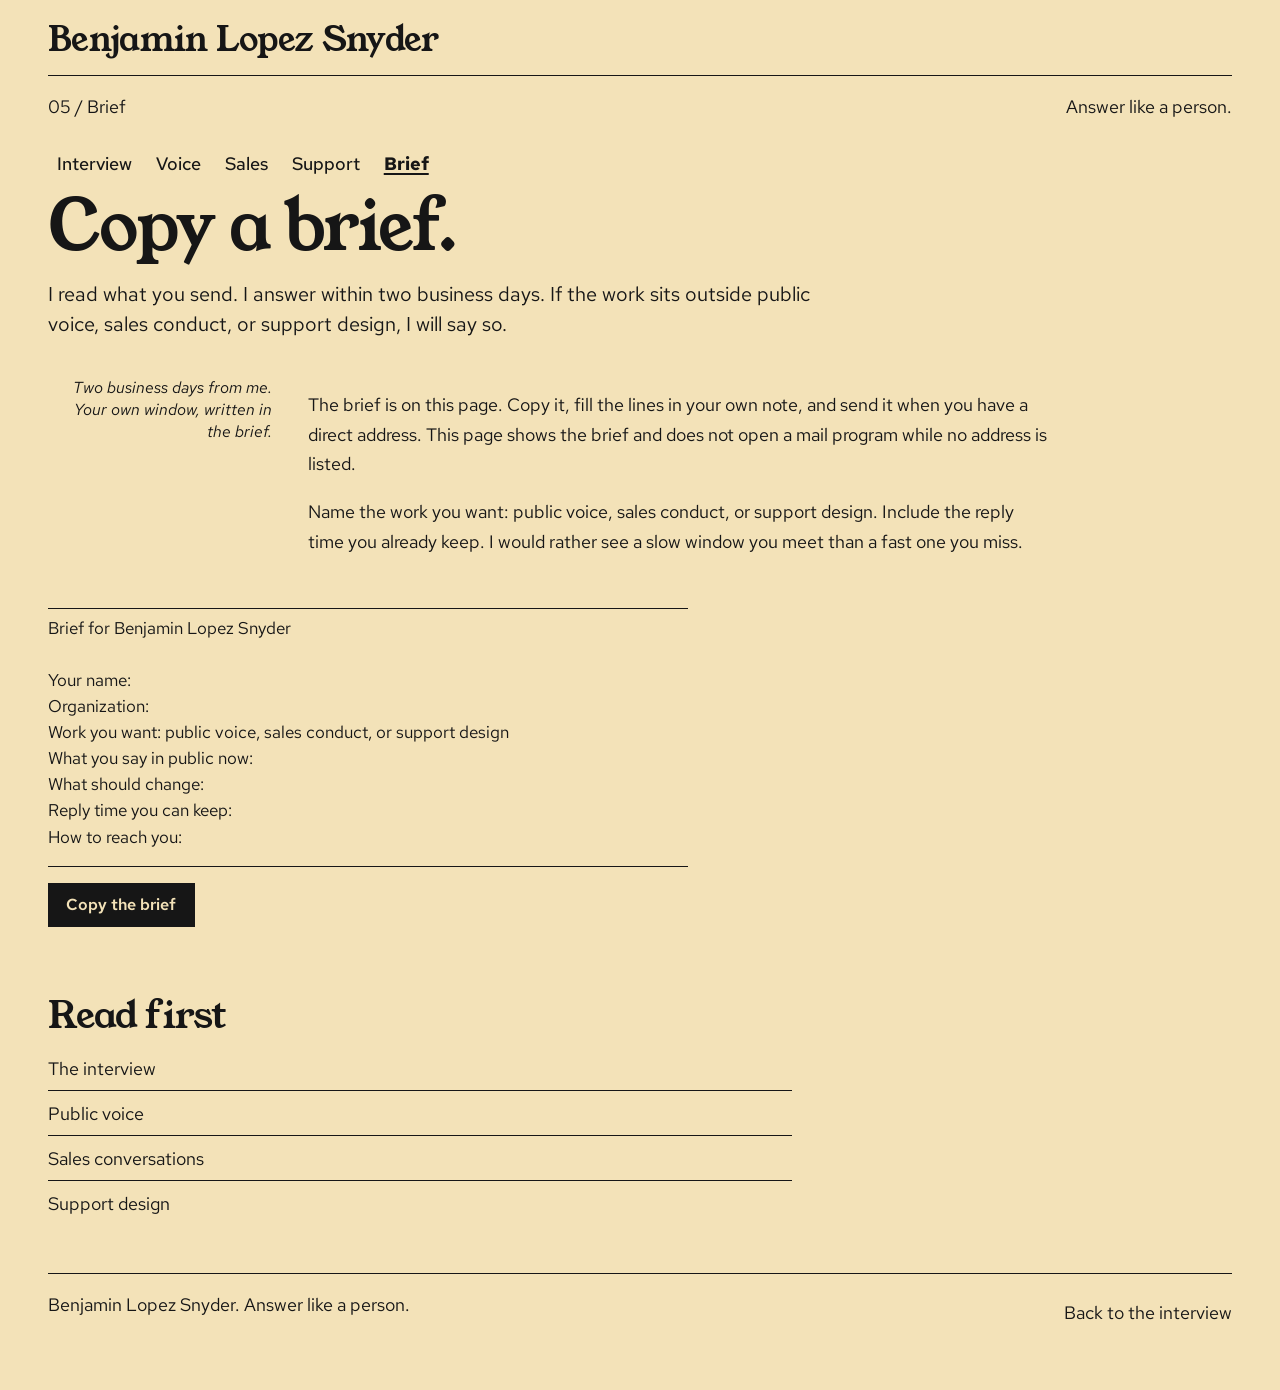
<file: contact.html>
<!DOCTYPE html>
<html lang="en">
<head>
  <meta charset="utf-8">
  <meta name="viewport" content="width=device-width, initial-scale=1">
  <meta name="description" content="Copy a brief for Benjamin Lopez Snyder. He answers within two business days.">
  <meta name="theme-color" content="#f3e2b8">
  <title>Copy a brief. Benjamin Lopez Snyder</title>
  <link rel="icon" href="favicon.svg" type="image/svg+xml">
  <link rel="preconnect" href="https://fonts.googleapis.com">
  <link rel="preconnect" href="https://fonts.gstatic.com" crossorigin>
  <link href="https://fonts.googleapis.com/css2?family=Red+Hat+Text:ital,wght@0,400;0,600;0,700;1,400;1,600&family=Young+Serif&display=swap" rel="stylesheet">
  <link rel="stylesheet" href="site.css">
</head>
<body>
  <a class="skip" href="#content">Skip to the brief</a>
  <noscript>
    <style>
      @media (max-width: 760px) {
        .site-nav { display: block !important; }
        .nav-toggle { display: none !important; }
      }
    </style>
  </noscript>
  <div class="frame">
    <header class="masthead">
      <p class="mast-name"><a href="index.html">Benjamin Lopez Snyder</a></p>
      <hr class="ink-rule">
      <div class="mast-meta">
        <p>05 / Brief</p>
        <p>Answer like a person.</p>
      </div>
      <button type="button" class="nav-toggle" data-nav-toggle aria-expanded="false" aria-controls="site-nav">Sections</button>
      <nav id="site-nav" class="site-nav" data-nav-panel aria-label="Sections">
        <ul>
          <li><a href="index.html">Interview</a></li>
          <li><a href="voice.html">Voice</a></li>
          <li><a href="sales.html">Sales</a></li>
          <li><a href="support.html">Support</a></li>
          <li><a href="contact.html" aria-current="page">Brief</a></li>
        </ul>
      </nav>
    </header>

    <main id="content" tabindex="-1" class="prose">
      <h1>Copy a brief.</h1>
      <p class="standfirst">I read what you send. I answer within two business days. If the work sits outside public voice, sales conduct, or support design, I will say so.</p>

      <div class="exchange">
        <div class="thread">
          <p>The brief is on this page. Copy it, fill the lines in your own note, and send it when you have a direct address. This page shows the brief and does not open a mail program while no address is listed.</p>
          <p>Name the work you want: public voice, sales conduct, or support design. Include the reply time you already keep. I would rather see a slow window you meet than a fast one you miss.</p>
        </div>
        <p class="margin-note">Two business days from me. Your own window, written in the brief.</p>
      </div>

      <pre class="brief" data-brief>Brief for Benjamin Lopez Snyder

Your name:
Organization:
Work you want: public voice, sales conduct, or support design
What you say in public now:
What should change:
Reply time you can keep:
How to reach you:</pre>
      <button type="button" class="copy-brief" data-copy-brief>Copy the brief</button>
      <p class="copy-status" data-copy-status role="status" aria-live="polite"></p>
      <p class="mail-line"><a data-mailto hidden>Send the brief by mail</a></p>

      <nav class="related" aria-label="Related">
        <h2>Read first</h2>
        <ol>
          <li><a href="index.html">The interview</a></li>
          <li><a href="voice.html">Public voice</a></li>
          <li><a href="sales.html">Sales conversations</a></li>
          <li><a href="support.html">Support design</a></li>
        </ol>
      </nav>
    </main>

    <footer class="colophon">
      <p>Benjamin Lopez Snyder. Answer like a person.</p>
      <p><a href="index.html">Back to the interview</a></p>
    </footer>
  </div>
  <script src="site.js"></script>
</body>
</html>
</file>
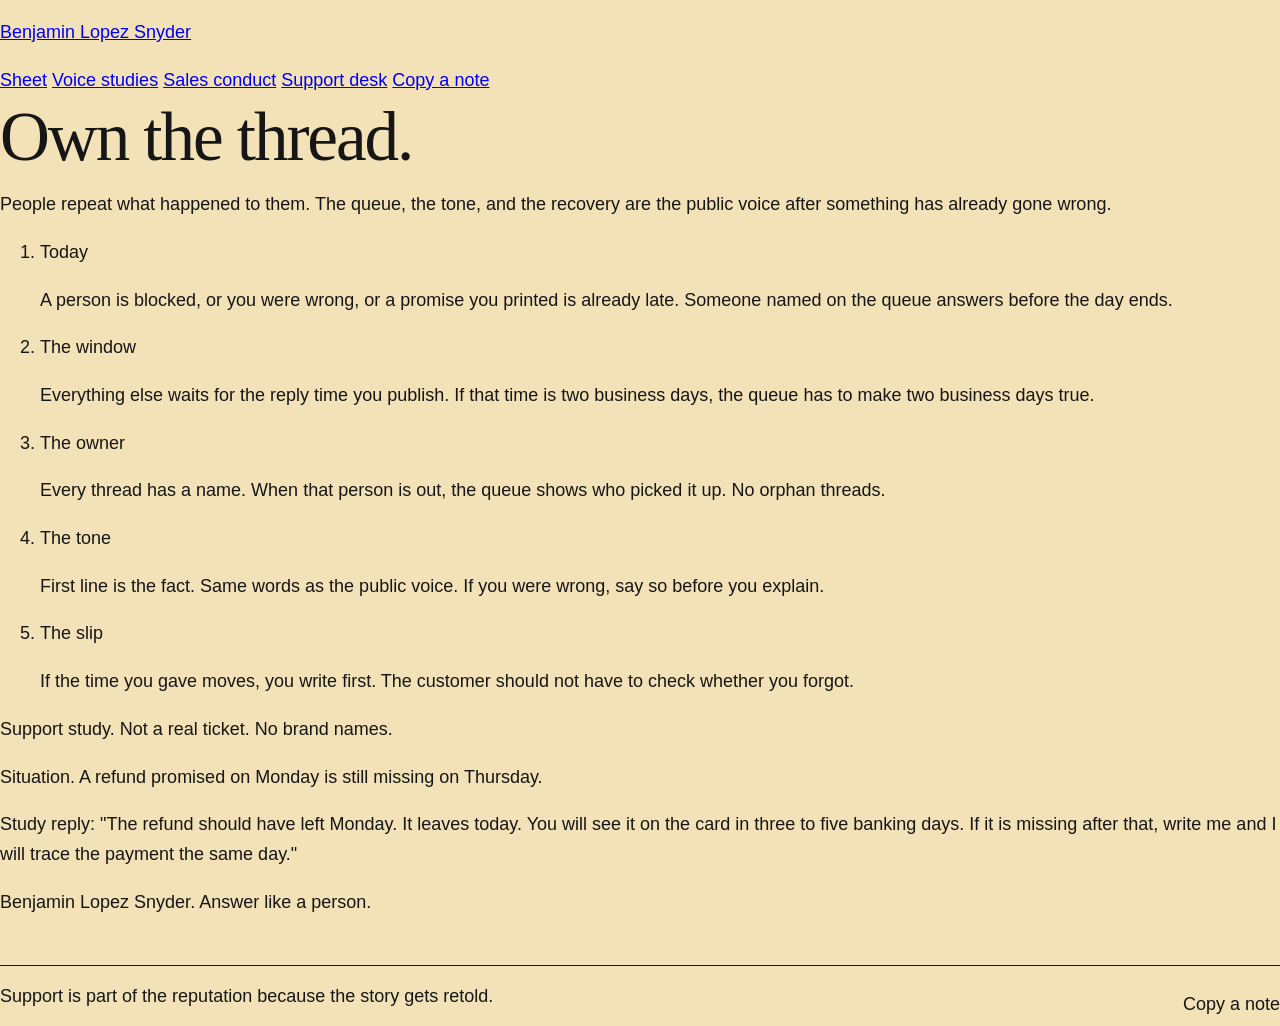
<file: desk.html>
<!DOCTYPE html>
<html lang="en">
<head>
  <meta charset="utf-8">
  <meta name="viewport" content="width=device-width, initial-scale=1">
  <meta name="description" content="Support design with Benjamin Lopez Snyder: the queue, the tone, and the recovery.">
  <meta name="theme-color" content="#f4efe6">
  <title>Support desk. Benjamin Lopez Snyder</title>
  <link rel="icon" href="favicon.svg" type="image/svg+xml">
  <link rel="preconnect" href="https://fonts.googleapis.com">
  <link rel="preconnect" href="https://fonts.gstatic.com" crossorigin>
  <link href="https://fonts.googleapis.com/css2?family=Familjen+Grotesk:ital,wght@0,500;0,700;1,500&family=Fraunces:ital,opsz,wght@0,9..144,500;0,9..144,700;1,9..144,500&display=swap" rel="stylesheet">
  <link rel="stylesheet" href="site.css">
</head>
<body>
  <a class="skip" href="#plate">Skip to the desk</a>
  <div class="press">
    <div class="marks" aria-hidden="true">
      <span class="mark mark-tl"></span>
      <span class="mark mark-tr"></span>
      <span class="mark mark-bl"></span>
      <span class="mark mark-br"></span>
    </div>
    <p class="running"><a href="index.html">Benjamin Lopez Snyder</a></p>
    <nav class="tab-sheet" aria-label="Plates">
      <a class="sticker" href="index.html">Sheet</a>
      <a class="sticker" href="study.html">Voice studies</a>
      <a class="sticker" href="conduct.html">Sales conduct</a>
      <a class="sticker" href="desk.html" aria-current="page">Support desk</a>
      <a class="sticker" href="note.html">Copy a note</a>
    </nav>
    <article class="plate" id="plate" tabindex="-1">
      <h1 class="section-title">Own the thread.</h1>
      <p class="deck">People repeat what happened to them. The queue, the tone, and the recovery are the public voice after something has already gone wrong.</p>
      <ol class="queue">
        <li>
          <span class="q-speed">Today</span>
          <p>A person is blocked, or you were wrong, or a promise you printed is already late. Someone named on the queue answers before the day ends.</p>
        </li>
        <li>
          <span class="q-speed">The window</span>
          <p>Everything else waits for the reply time you publish. If that time is two business days, the queue has to make two business days true.</p>
        </li>
        <li>
          <span class="q-speed">The owner</span>
          <p>Every thread has a name. When that person is out, the queue shows who picked it up. No orphan threads.</p>
        </li>
        <li>
          <span class="q-speed">The tone</span>
          <p>First line is the fact. Same words as the public voice. If you were wrong, say so before you explain.</p>
        </li>
        <li>
          <span class="q-speed">The slip</span>
          <p>If the time you gave moves, you write first. The customer should not have to check whether you forgot.</p>
        </li>
      </ol>
      <section class="study-slip">
        <p class="slip-label">Support study. Not a real ticket. No brand names.</p>
        <p>Situation. A refund promised on Monday is still missing on Thursday.</p>
        <p>Study reply: "The refund should have left Monday. It leaves today. You will see it on the card in three to five banking days. If it is missing after that, write me and I will trace the payment the same day."</p>
      </section>
      <p class="closer">Benjamin Lopez Snyder. Answer like a person.</p>
    </article>
    <footer class="colophon">
      <p>Support is part of the reputation because the story gets retold.</p>
      <p><a href="note.html">Copy a note</a></p>
    </footer>
  </div>
  <script src="site.js"></script>
</body>
</html>
</file>
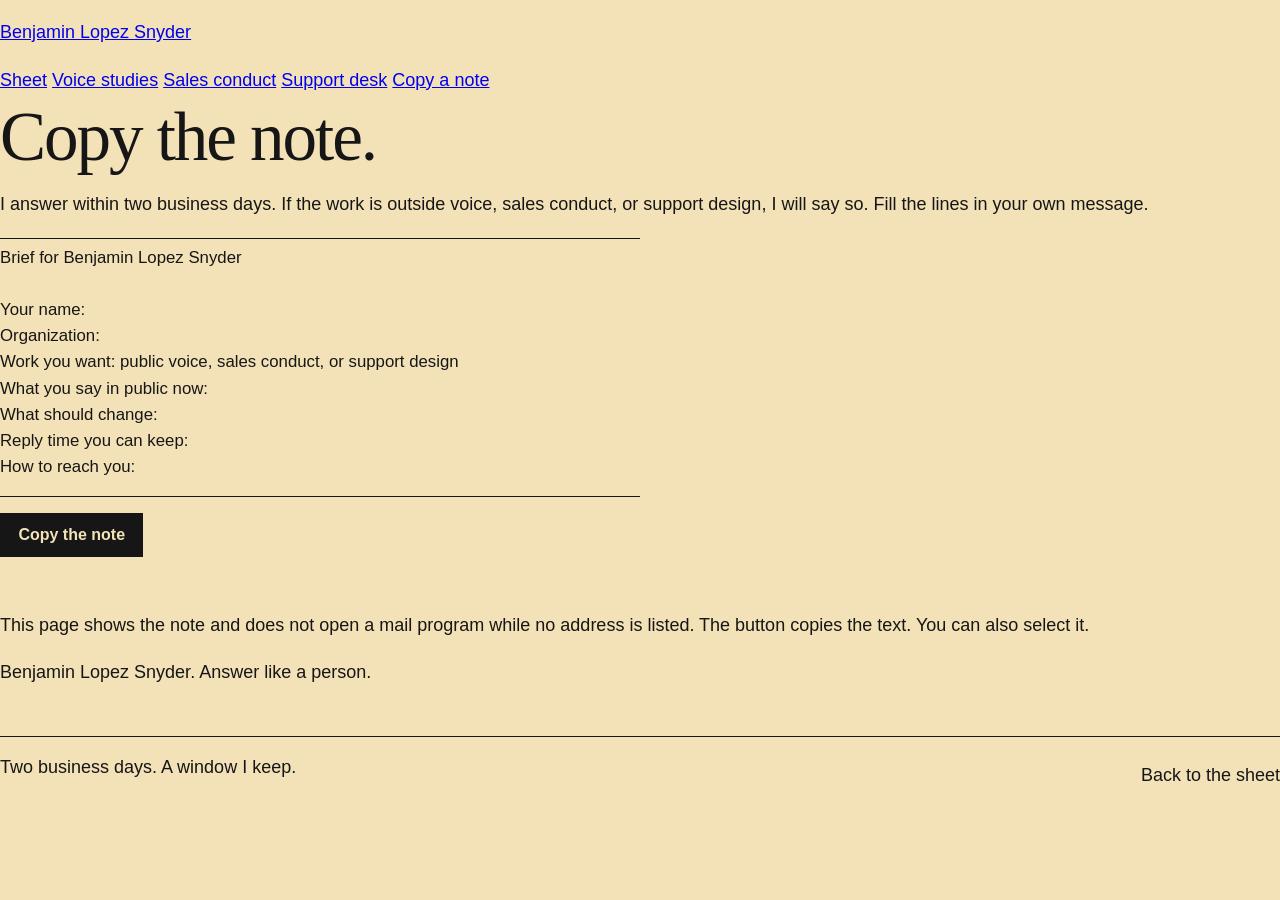
<file: note.html>
<!DOCTYPE html>
<html lang="en">
<head>
  <meta charset="utf-8">
  <meta name="viewport" content="width=device-width, initial-scale=1">
  <meta name="description" content="Copy a note for Benjamin Lopez Snyder. He answers within two business days.">
  <meta name="theme-color" content="#f4efe6">
  <title>Copy a note. Benjamin Lopez Snyder</title>
  <link rel="icon" href="favicon.svg" type="image/svg+xml">
  <link rel="preconnect" href="https://fonts.googleapis.com">
  <link rel="preconnect" href="https://fonts.gstatic.com" crossorigin>
  <link href="https://fonts.googleapis.com/css2?family=Familjen+Grotesk:ital,wght@0,500;0,700;1,500&family=Fraunces:ital,opsz,wght@0,9..144,500;0,9..144,700;1,9..144,500&display=swap" rel="stylesheet">
  <link rel="stylesheet" href="site.css">
</head>
<body>
  <a class="skip" href="#plate">Skip to the note</a>
  <div class="press">
    <div class="marks" aria-hidden="true">
      <span class="mark mark-tl"></span>
      <span class="mark mark-tr"></span>
      <span class="mark mark-bl"></span>
      <span class="mark mark-br"></span>
    </div>
    <p class="running"><a href="index.html">Benjamin Lopez Snyder</a></p>
    <nav class="tab-sheet" aria-label="Plates">
      <a class="sticker" href="index.html">Sheet</a>
      <a class="sticker" href="study.html">Voice studies</a>
      <a class="sticker" href="conduct.html">Sales conduct</a>
      <a class="sticker" href="desk.html">Support desk</a>
      <a class="sticker" href="note.html" aria-current="page">Copy a note</a>
    </nav>
    <article class="plate" id="plate" tabindex="-1">
      <h1 class="section-title">Copy the note.</h1>
      <p class="deck">I answer within two business days. If the work is outside voice, sales conduct, or support design, I will say so. Fill the lines in your own message.</p>
      <div class="note-block">
        <pre class="brief" data-brief>Brief for Benjamin Lopez Snyder

Your name:
Organization:
Work you want: public voice, sales conduct, or support design
What you say in public now:
What should change:
Reply time you can keep:
How to reach you:</pre>
        <button type="button" class="copy-brief" data-copy-brief>Copy the note</button>
        <p class="copy-status" data-copy-status role="status" aria-live="polite"></p>
        <p class="mail-line"><a data-mailto hidden>Send the brief by mail</a></p>
      </div>
      <p>This page shows the note and does not open a mail program while no address is listed. The button copies the text. You can also select it.</p>
      <p class="closer">Benjamin Lopez Snyder. Answer like a person.</p>
    </article>
    <footer class="colophon">
      <p>Two business days. A window I keep.</p>
      <p><a href="index.html">Back to the sheet</a></p>
    </footer>
  </div>
  <script src="site.js"></script>
</body>
</html>
</file>
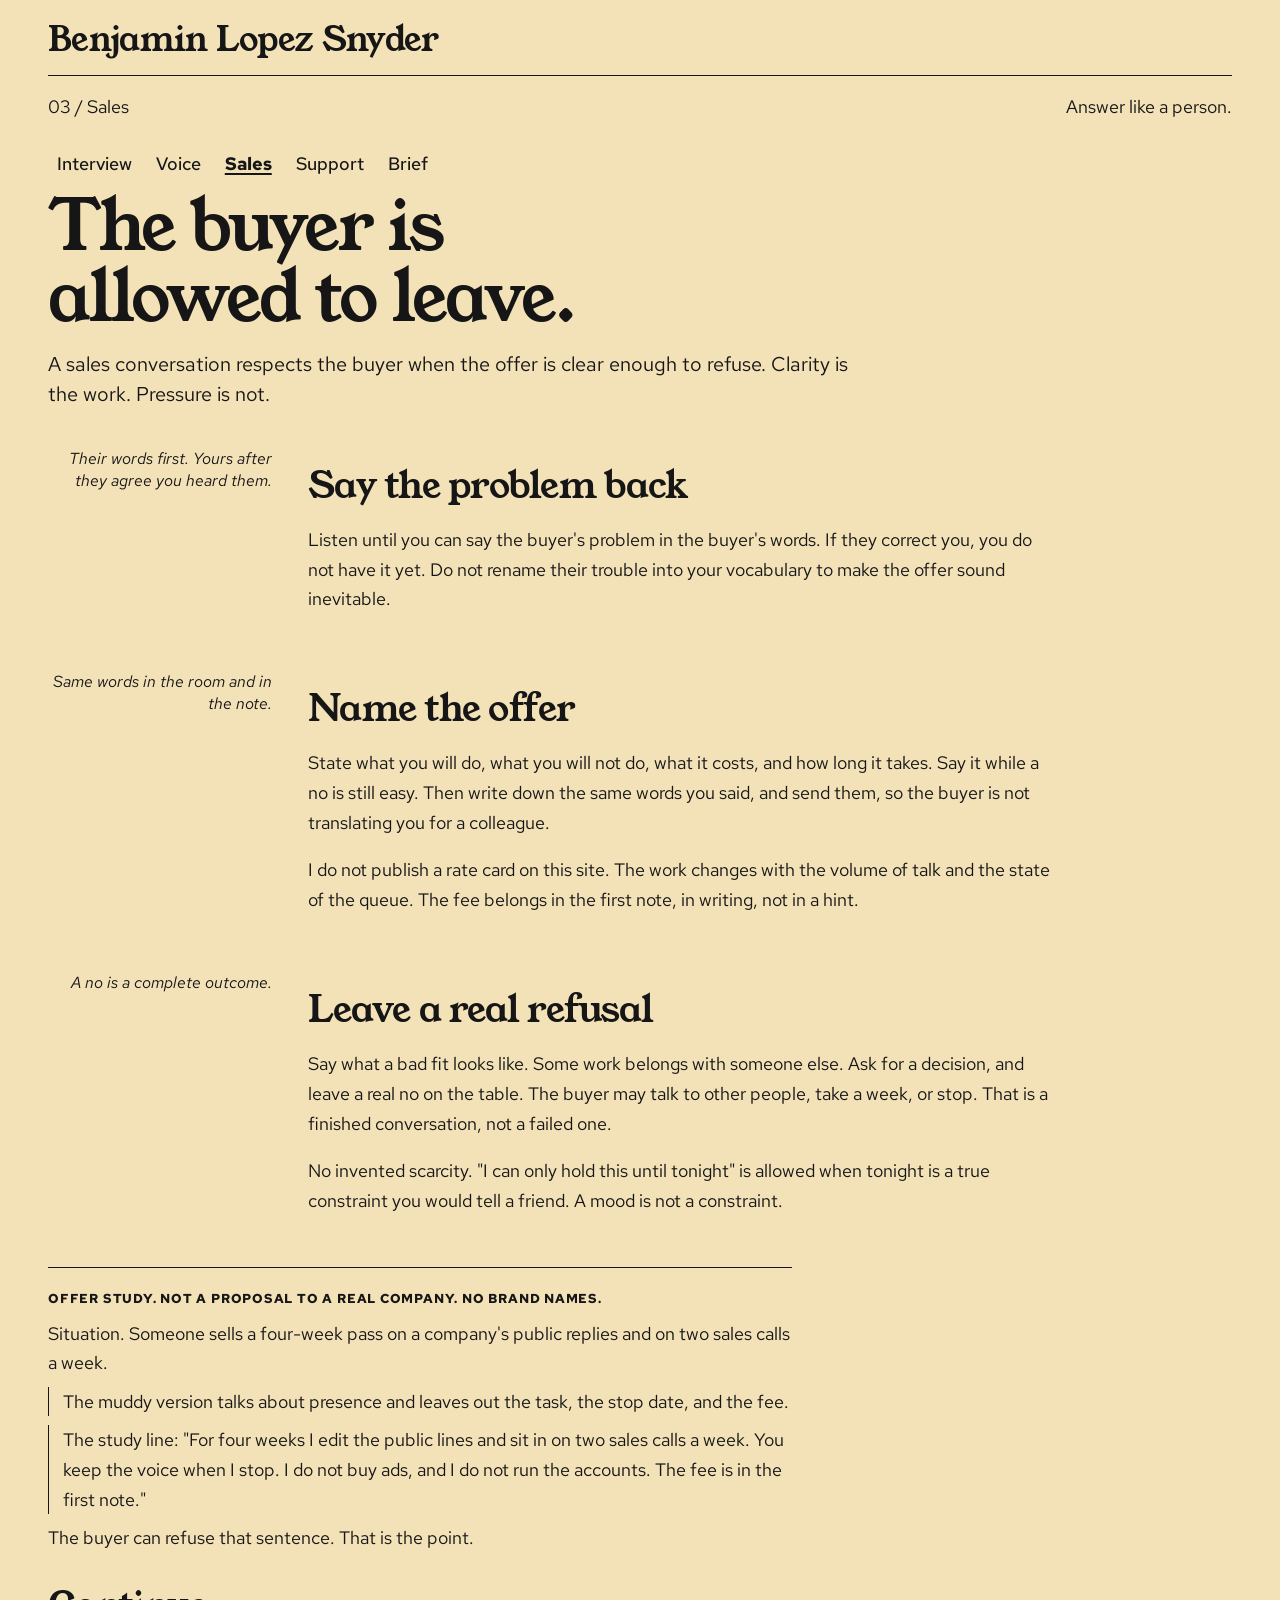
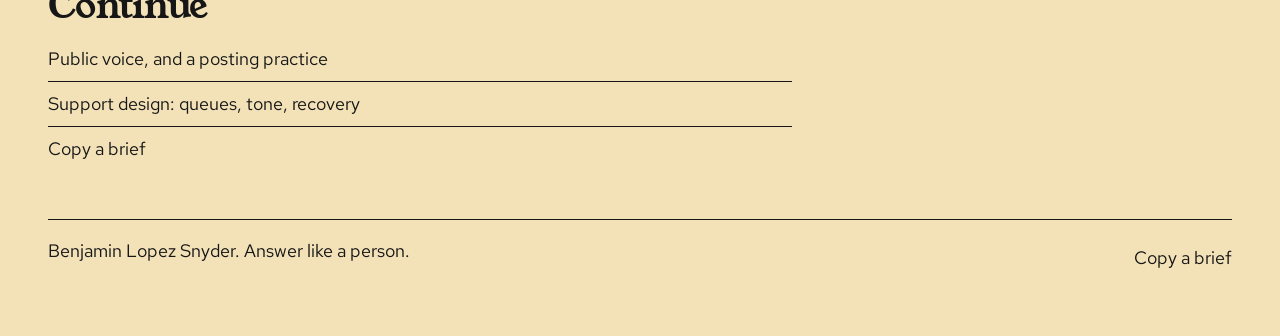
<file: sales.html>
<!DOCTYPE html>
<html lang="en">
<head>
  <meta charset="utf-8">
  <meta name="viewport" content="width=device-width, initial-scale=1">
  <meta name="description" content="Sales conversations and offer clarity with Benjamin Lopez Snyder. The buyer is allowed to leave.">
  <meta name="theme-color" content="#f3e2b8">
  <title>Sales conversations. Benjamin Lopez Snyder</title>
  <link rel="icon" href="favicon.svg" type="image/svg+xml">
  <link rel="preconnect" href="https://fonts.googleapis.com">
  <link rel="preconnect" href="https://fonts.gstatic.com" crossorigin>
  <link href="https://fonts.googleapis.com/css2?family=Red+Hat+Text:ital,wght@0,400;0,600;0,700;1,400;1,600&family=Young+Serif&display=swap" rel="stylesheet">
  <link rel="stylesheet" href="site.css">
</head>
<body>
  <a class="skip" href="#content">Skip to the article</a>
  <noscript>
    <style>
      @media (max-width: 760px) {
        .site-nav { display: block !important; }
        .nav-toggle { display: none !important; }
      }
    </style>
  </noscript>
  <div class="frame">
    <header class="masthead">
      <p class="mast-name"><a href="index.html">Benjamin Lopez Snyder</a></p>
      <hr class="ink-rule">
      <div class="mast-meta">
        <p>03 / Sales</p>
        <p>Answer like a person.</p>
      </div>
      <button type="button" class="nav-toggle" data-nav-toggle aria-expanded="false" aria-controls="site-nav">Sections</button>
      <nav id="site-nav" class="site-nav" data-nav-panel aria-label="Sections">
        <ul>
          <li><a href="index.html">Interview</a></li>
          <li><a href="voice.html">Voice</a></li>
          <li><a href="sales.html" aria-current="page">Sales</a></li>
          <li><a href="support.html">Support</a></li>
          <li><a href="contact.html">Brief</a></li>
        </ul>
      </nav>
    </header>

    <main id="content" tabindex="-1" class="prose">
      <h1>The buyer is allowed to leave.</h1>
      <p class="standfirst">A sales conversation respects the buyer when the offer is clear enough to refuse. Clarity is the work. Pressure is not.</p>

      <div class="exchange">
        <div class="thread">
          <h2>Say the problem back</h2>
          <p>Listen until you can say the buyer's problem in the buyer's words. If they correct you, you do not have it yet. Do not rename their trouble into your vocabulary to make the offer sound inevitable.</p>
        </div>
        <p class="margin-note">Their words first. Yours after they agree you heard them.</p>
      </div>

      <div class="exchange">
        <div class="thread">
          <h2>Name the offer</h2>
          <p>State what you will do, what you will not do, what it costs, and how long it takes. Say it while a no is still easy. Then write down the same words you said, and send them, so the buyer is not translating you for a colleague.</p>
          <p>I do not publish a rate card on this site. The work changes with the volume of talk and the state of the queue. The fee belongs in the first note, in writing, not in a hint.</p>
        </div>
        <p class="margin-note">Same words in the room and in the note.</p>
      </div>

      <div class="exchange">
        <div class="thread">
          <h2>Leave a real refusal</h2>
          <p>Say what a bad fit looks like. Some work belongs with someone else. Ask for a decision, and leave a real no on the table. The buyer may talk to other people, take a week, or stop. That is a finished conversation, not a failed one.</p>
          <p>No invented scarcity. "I can only hold this until tonight" is allowed when tonight is a true constraint you would tell a friend. A mood is not a constraint.</p>
        </div>
        <p class="margin-note">A no is a complete outcome.</p>
      </div>

      <section class="study">
        <p class="study-label">Offer study. Not a proposal to a real company. No brand names.</p>
        <p>Situation. Someone sells a four-week pass on a company's public replies and on two sales calls a week.</p>
        <p class="line-weak">The muddy version talks about presence and leaves out the task, the stop date, and the fee.</p>
        <p class="line-study">The study line: "For four weeks I edit the public lines and sit in on two sales calls a week. You keep the voice when I stop. I do not buy ads, and I do not run the accounts. The fee is in the first note."</p>
        <p>The buyer can refuse that sentence. That is the point.</p>
      </section>

      <nav class="related" aria-label="Related">
        <h2>Continue</h2>
        <ol>
          <li><a href="voice.html">Public voice, and a posting practice</a></li>
          <li><a href="support.html">Support design: queues, tone, recovery</a></li>
          <li><a href="contact.html">Copy a brief</a></li>
        </ol>
      </nav>
    </main>

    <footer class="colophon">
      <p>Benjamin Lopez Snyder. Answer like a person.</p>
      <p><a href="contact.html">Copy a brief</a></p>
    </footer>
  </div>
  <script src="site.js"></script>
</body>
</html>
</file>
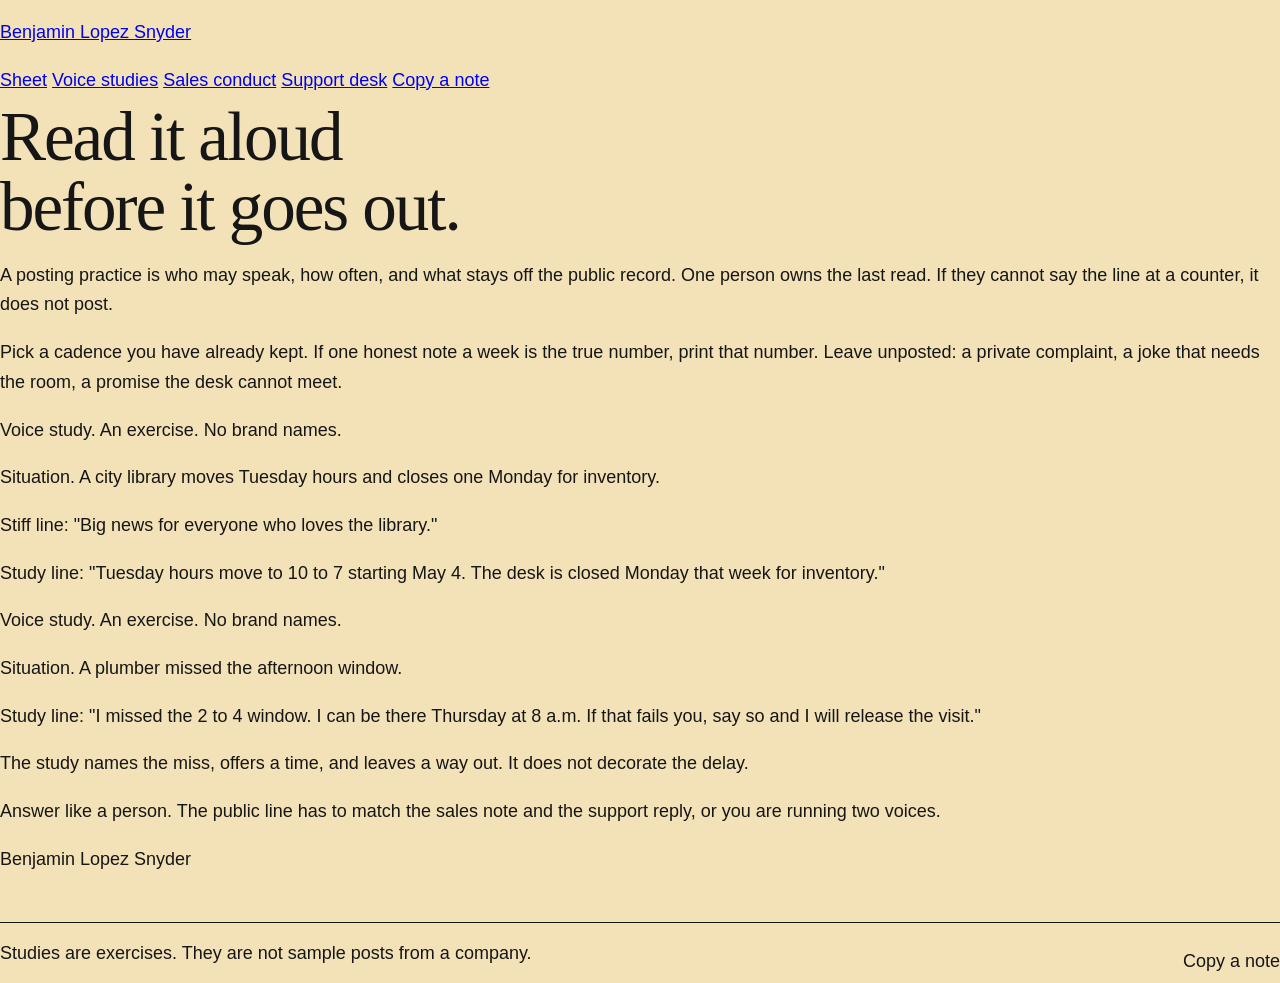
<file: study.html>
<!DOCTYPE html>
<html lang="en">
<head>
  <meta charset="utf-8">
  <meta name="viewport" content="width=device-width, initial-scale=1">
  <meta name="description" content="Voice studies by Benjamin Lopez Snyder. Labeled exercises, with no brand names.">
  <meta name="theme-color" content="#f4efe6">
  <title>Voice studies. Benjamin Lopez Snyder</title>
  <link rel="icon" href="favicon.svg" type="image/svg+xml">
  <link rel="preconnect" href="https://fonts.googleapis.com">
  <link rel="preconnect" href="https://fonts.gstatic.com" crossorigin>
  <link href="https://fonts.googleapis.com/css2?family=Familjen+Grotesk:ital,wght@0,500;0,700;1,500&family=Fraunces:ital,opsz,wght@0,9..144,500;0,9..144,700;1,9..144,500&display=swap" rel="stylesheet">
  <link rel="stylesheet" href="site.css">
</head>
<body>
  <a class="skip" href="#plate">Skip to the studies</a>
  <div class="press">
    <div class="marks" aria-hidden="true">
      <span class="mark mark-tl"></span>
      <span class="mark mark-tr"></span>
      <span class="mark mark-bl"></span>
      <span class="mark mark-br"></span>
    </div>
    <p class="running"><a href="index.html">Benjamin Lopez Snyder</a></p>
    <nav class="tab-sheet" aria-label="Plates">
      <a class="sticker" href="index.html">Sheet</a>
      <a class="sticker" href="study.html" aria-current="page">Voice studies</a>
      <a class="sticker" href="conduct.html">Sales conduct</a>
      <a class="sticker" href="desk.html">Support desk</a>
      <a class="sticker" href="note.html">Copy a note</a>
    </nav>
    <article class="plate" id="plate" tabindex="-1">
      <h1 class="section-title">Read it aloud before it goes out.</h1>
      <p class="deck">A posting practice is who may speak, how often, and what stays off the public record. One person owns the last read. If they cannot say the line at a counter, it does not post.</p>
      <p>Pick a cadence you have already kept. If one honest note a week is the true number, print that number. Leave unposted: a private complaint, a joke that needs the room, a promise the desk cannot meet.</p>

      <section class="study-slip">
        <p class="slip-label">Voice study. An exercise. No brand names.</p>
        <p>Situation. A city library moves Tuesday hours and closes one Monday for inventory.</p>
        <p>Stiff line: "Big news for everyone who loves the library."</p>
        <p>Study line: "Tuesday hours move to 10 to 7 starting May 4. The desk is closed Monday that week for inventory."</p>
      </section>

      <section class="study-slip">
        <p class="slip-label">Voice study. An exercise. No brand names.</p>
        <p>Situation. A plumber missed the afternoon window.</p>
        <p>Study line: "I missed the 2 to 4 window. I can be there Thursday at 8 a.m. If that fails you, say so and I will release the visit."</p>
        <p>The study names the miss, offers a time, and leaves a way out. It does not decorate the delay.</p>
      </section>

      <p>Answer like a person. The public line has to match the sales note and the support reply, or you are running two voices.</p>
      <p class="closer">Benjamin Lopez Snyder</p>
    </article>
    <footer class="colophon">
      <p>Studies are exercises. They are not sample posts from a company.</p>
      <p><a href="note.html">Copy a note</a></p>
    </footer>
  </div>
  <script src="site.js"></script>
</body>
</html>
</file>
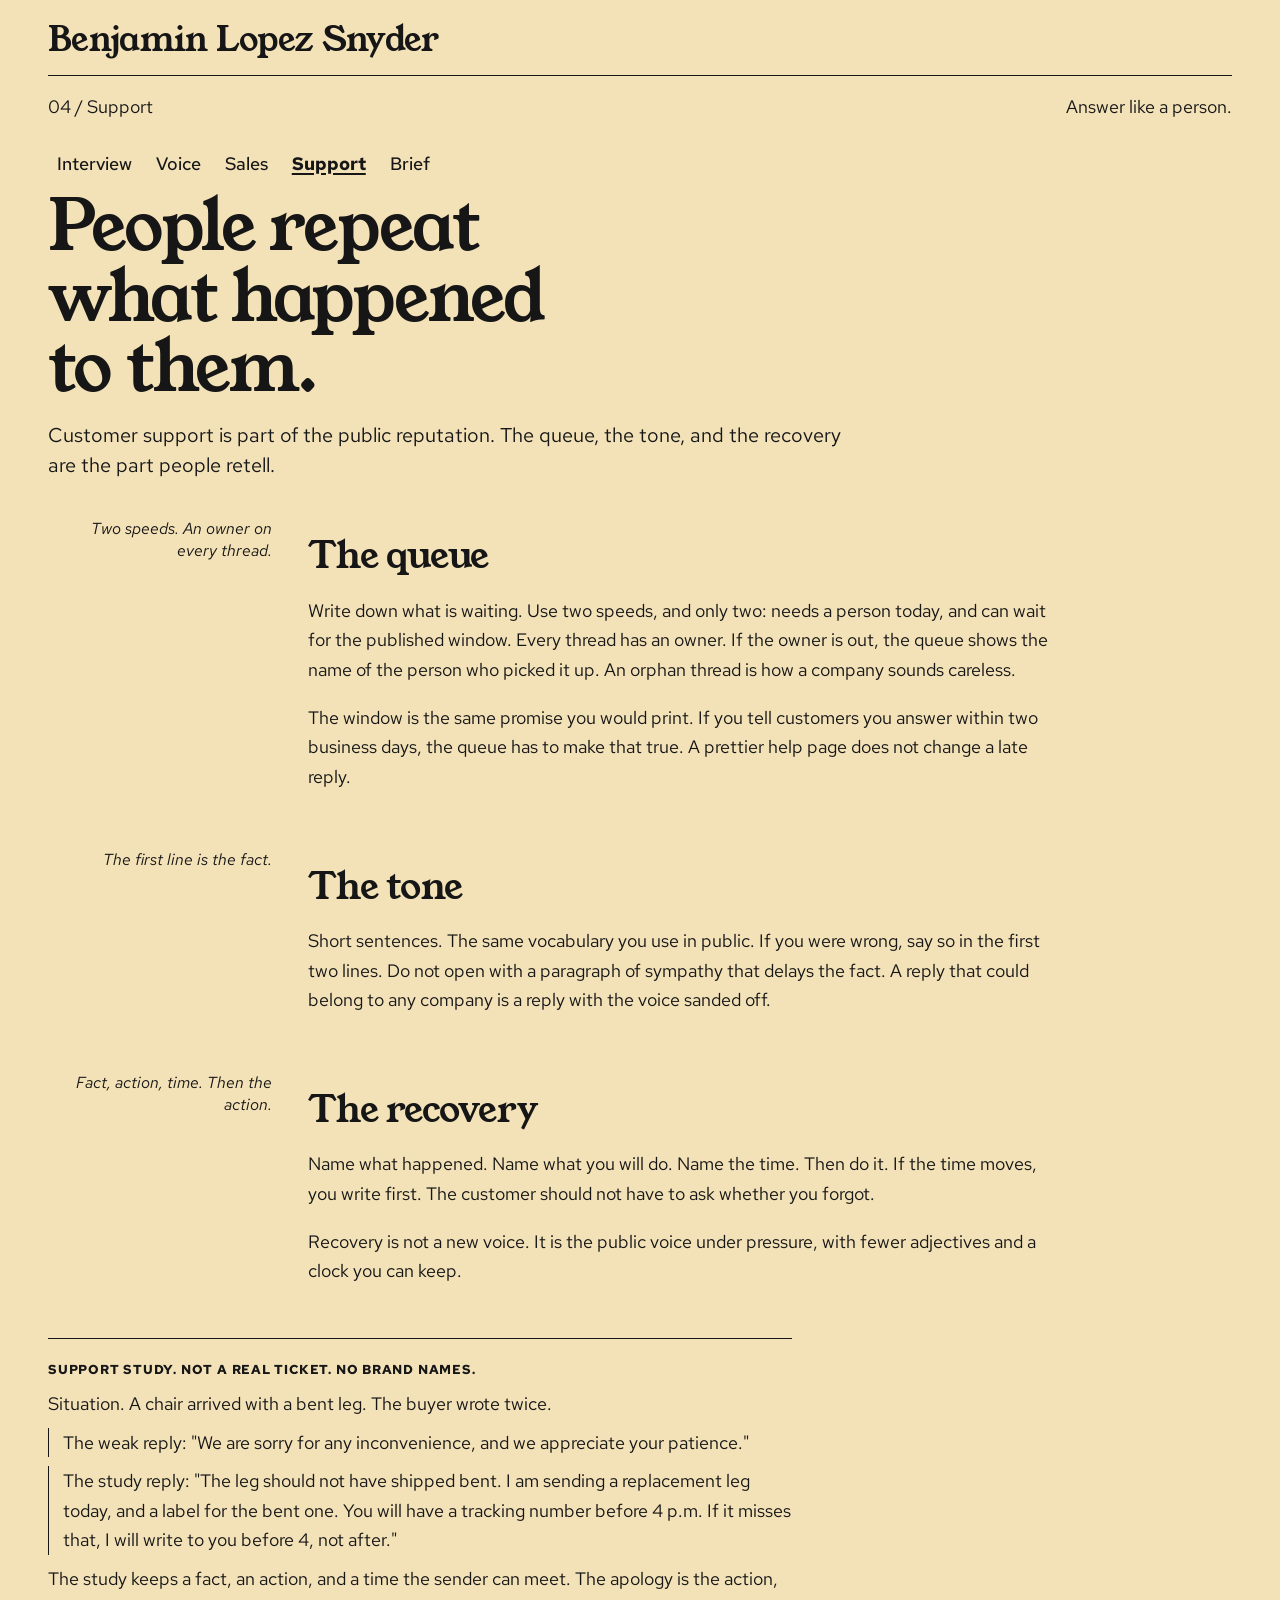
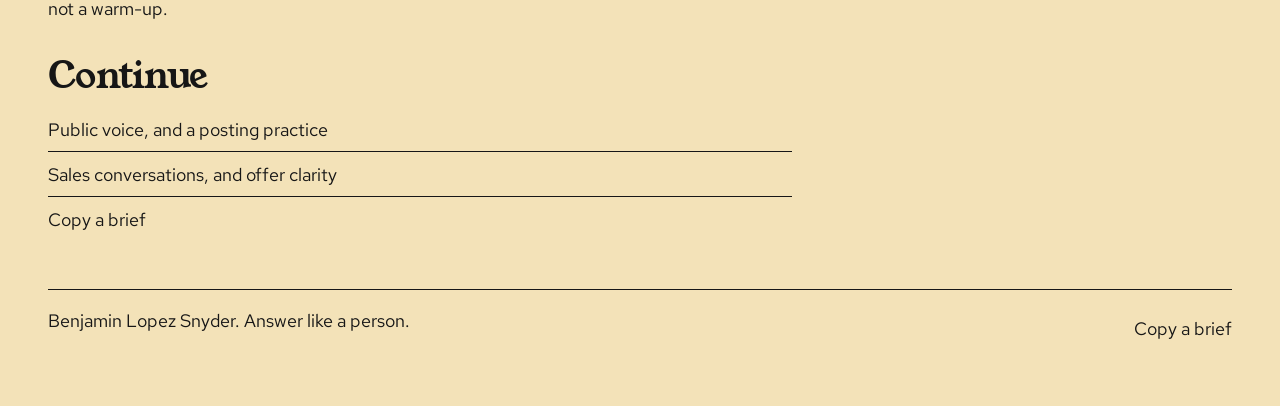
<file: support.html>
<!DOCTYPE html>
<html lang="en">
<head>
  <meta charset="utf-8">
  <meta name="viewport" content="width=device-width, initial-scale=1">
  <meta name="description" content="Customer support design with Benjamin Lopez Snyder: queues, tone, and recovery.">
  <meta name="theme-color" content="#f3e2b8">
  <title>Support design. Benjamin Lopez Snyder</title>
  <link rel="icon" href="favicon.svg" type="image/svg+xml">
  <link rel="preconnect" href="https://fonts.googleapis.com">
  <link rel="preconnect" href="https://fonts.gstatic.com" crossorigin>
  <link href="https://fonts.googleapis.com/css2?family=Red+Hat+Text:ital,wght@0,400;0,600;0,700;1,400;1,600&family=Young+Serif&display=swap" rel="stylesheet">
  <link rel="stylesheet" href="site.css">
</head>
<body>
  <a class="skip" href="#content">Skip to the article</a>
  <noscript>
    <style>
      @media (max-width: 760px) {
        .site-nav { display: block !important; }
        .nav-toggle { display: none !important; }
      }
    </style>
  </noscript>
  <div class="frame">
    <header class="masthead">
      <p class="mast-name"><a href="index.html">Benjamin Lopez Snyder</a></p>
      <hr class="ink-rule">
      <div class="mast-meta">
        <p>04 / Support</p>
        <p>Answer like a person.</p>
      </div>
      <button type="button" class="nav-toggle" data-nav-toggle aria-expanded="false" aria-controls="site-nav">Sections</button>
      <nav id="site-nav" class="site-nav" data-nav-panel aria-label="Sections">
        <ul>
          <li><a href="index.html">Interview</a></li>
          <li><a href="voice.html">Voice</a></li>
          <li><a href="sales.html">Sales</a></li>
          <li><a href="support.html" aria-current="page">Support</a></li>
          <li><a href="contact.html">Brief</a></li>
        </ul>
      </nav>
    </header>

    <main id="content" tabindex="-1" class="prose">
      <h1>People repeat what happened to them.</h1>
      <p class="standfirst">Customer support is part of the public reputation. The queue, the tone, and the recovery are the part people retell.</p>

      <div class="exchange">
        <div class="thread">
          <h2>The queue</h2>
          <p>Write down what is waiting. Use two speeds, and only two: needs a person today, and can wait for the published window. Every thread has an owner. If the owner is out, the queue shows the name of the person who picked it up. An orphan thread is how a company sounds careless.</p>
          <p>The window is the same promise you would print. If you tell customers you answer within two business days, the queue has to make that true. A prettier help page does not change a late reply.</p>
        </div>
        <p class="margin-note">Two speeds. An owner on every thread.</p>
      </div>

      <div class="exchange">
        <div class="thread">
          <h2>The tone</h2>
          <p>Short sentences. The same vocabulary you use in public. If you were wrong, say so in the first two lines. Do not open with a paragraph of sympathy that delays the fact. A reply that could belong to any company is a reply with the voice sanded off.</p>
        </div>
        <p class="margin-note">The first line is the fact.</p>
      </div>

      <div class="exchange">
        <div class="thread">
          <h2>The recovery</h2>
          <p>Name what happened. Name what you will do. Name the time. Then do it. If the time moves, you write first. The customer should not have to ask whether you forgot.</p>
          <p>Recovery is not a new voice. It is the public voice under pressure, with fewer adjectives and a clock you can keep.</p>
        </div>
        <p class="margin-note">Fact, action, time. Then the action.</p>
      </div>

      <section class="study">
        <p class="study-label">Support study. Not a real ticket. No brand names.</p>
        <p>Situation. A chair arrived with a bent leg. The buyer wrote twice.</p>
        <p class="line-weak">The weak reply: "We are sorry for any inconvenience, and we appreciate your patience."</p>
        <p class="line-study">The study reply: "The leg should not have shipped bent. I am sending a replacement leg today, and a label for the bent one. You will have a tracking number before 4 p.m. If it misses that, I will write to you before 4, not after."</p>
        <p>The study keeps a fact, an action, and a time the sender can meet. The apology is the action, not a warm-up.</p>
      </section>

      <nav class="related" aria-label="Related">
        <h2>Continue</h2>
        <ol>
          <li><a href="voice.html">Public voice, and a posting practice</a></li>
          <li><a href="sales.html">Sales conversations, and offer clarity</a></li>
          <li><a href="contact.html">Copy a brief</a></li>
        </ol>
      </nav>
    </main>

    <footer class="colophon">
      <p>Benjamin Lopez Snyder. Answer like a person.</p>
      <p><a href="contact.html">Copy a brief</a></p>
    </footer>
  </div>
  <script src="site.js"></script>
</body>
</html>
</file>
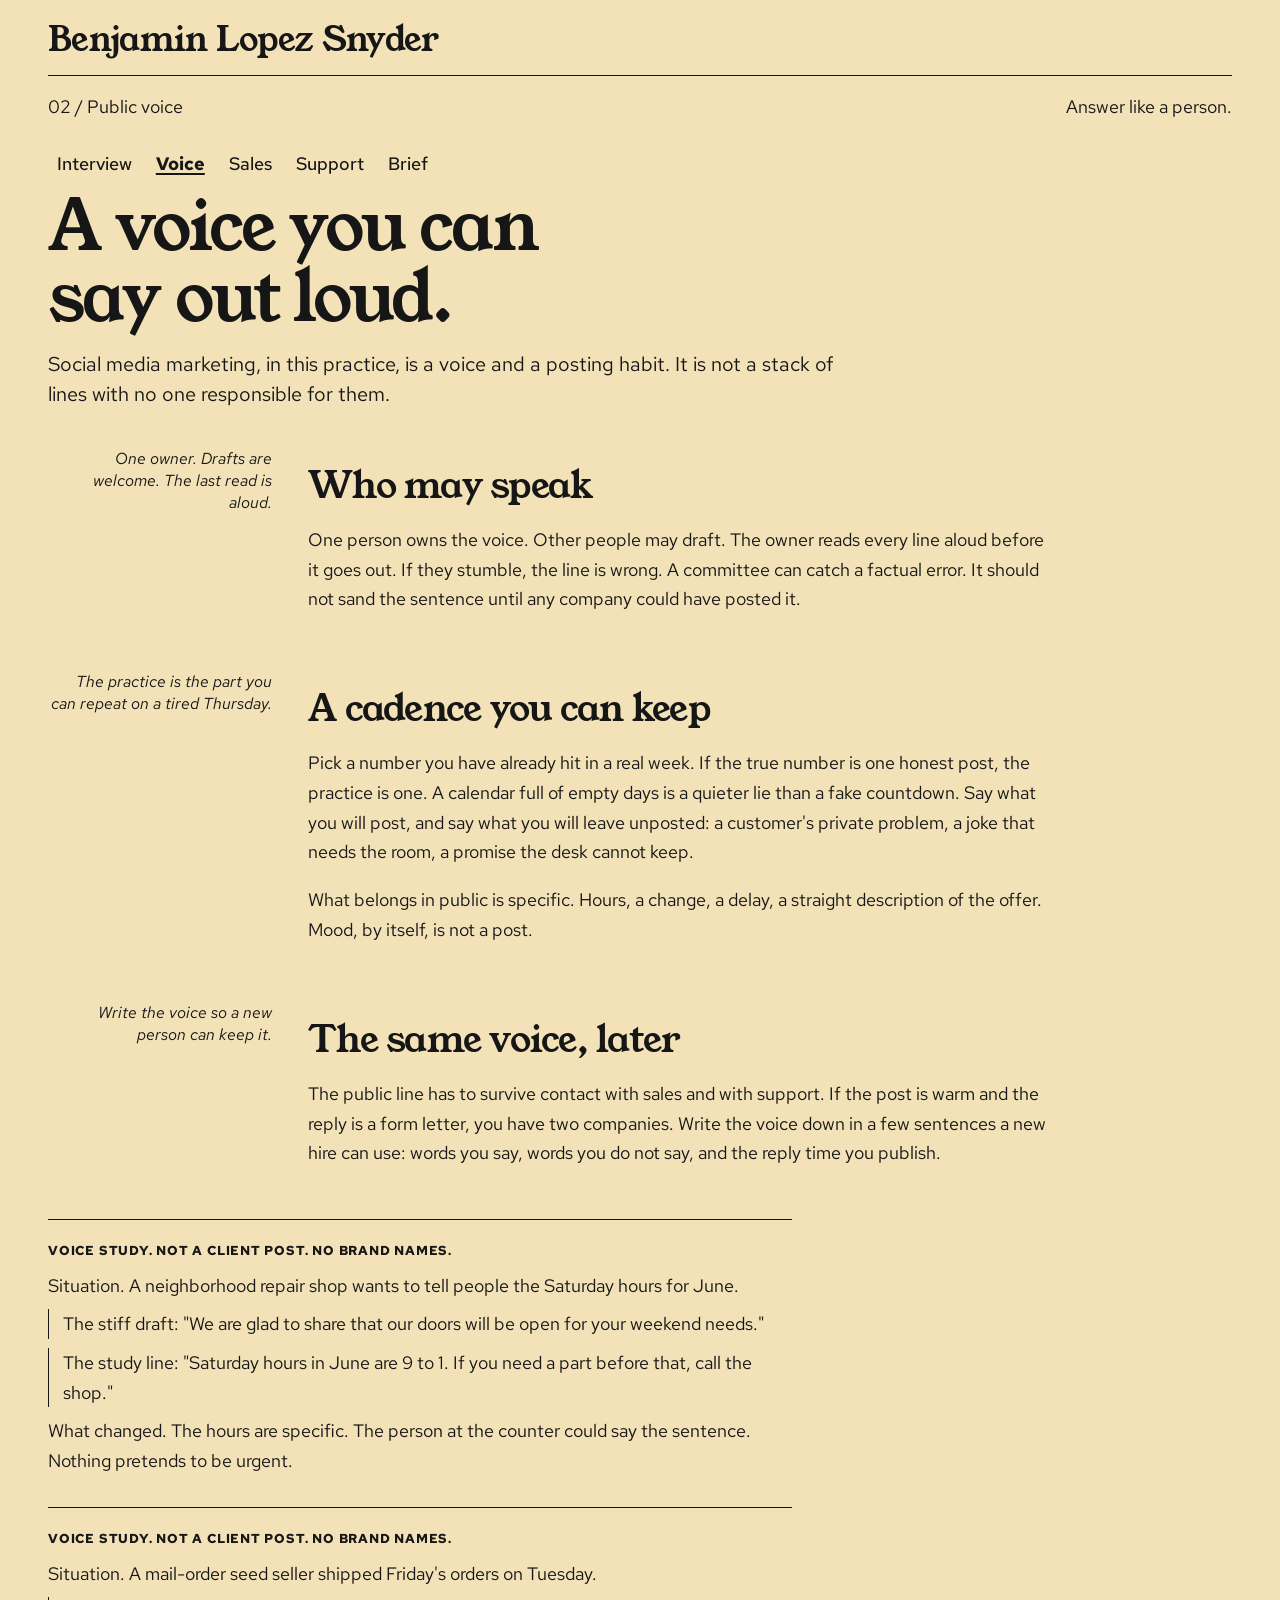
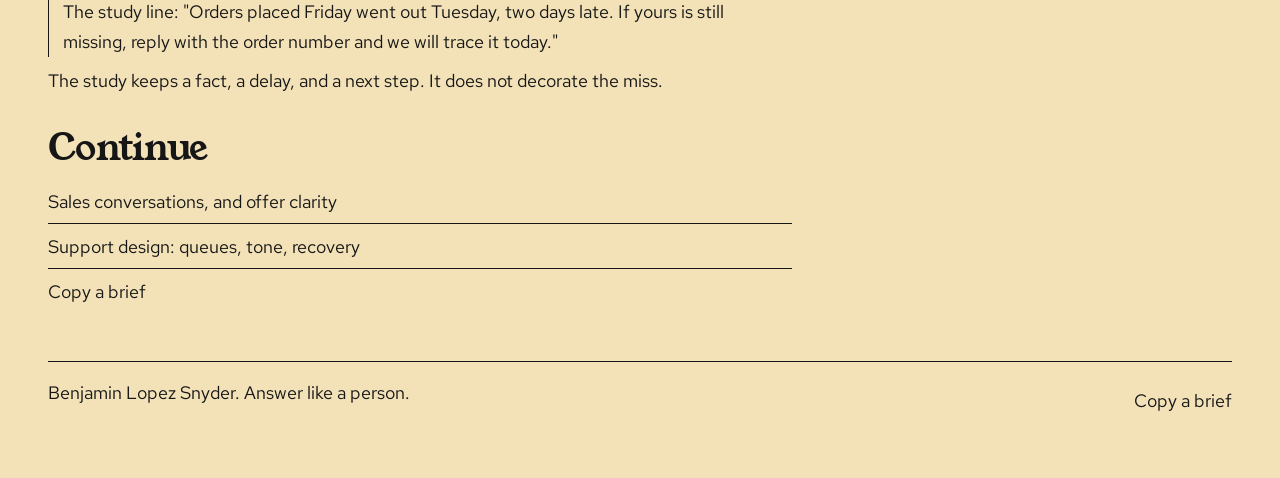
<file: voice.html>
<!DOCTYPE html>
<html lang="en">
<head>
  <meta charset="utf-8">
  <meta name="viewport" content="width=device-width, initial-scale=1">
  <meta name="description" content="A public voice and a posting practice from Benjamin Lopez Snyder. Studies are labeled, and they name no brands.">
  <meta name="theme-color" content="#f3e2b8">
  <title>Public voice. Benjamin Lopez Snyder</title>
  <link rel="icon" href="favicon.svg" type="image/svg+xml">
  <link rel="preconnect" href="https://fonts.googleapis.com">
  <link rel="preconnect" href="https://fonts.gstatic.com" crossorigin>
  <link href="https://fonts.googleapis.com/css2?family=Red+Hat+Text:ital,wght@0,400;0,600;0,700;1,400;1,600&family=Young+Serif&display=swap" rel="stylesheet">
  <link rel="stylesheet" href="site.css">
</head>
<body>
  <a class="skip" href="#content">Skip to the article</a>
  <noscript>
    <style>
      @media (max-width: 760px) {
        .site-nav { display: block !important; }
        .nav-toggle { display: none !important; }
      }
    </style>
  </noscript>
  <div class="frame">
    <header class="masthead">
      <p class="mast-name"><a href="index.html">Benjamin Lopez Snyder</a></p>
      <hr class="ink-rule">
      <div class="mast-meta">
        <p>02 / Public voice</p>
        <p>Answer like a person.</p>
      </div>
      <button type="button" class="nav-toggle" data-nav-toggle aria-expanded="false" aria-controls="site-nav">Sections</button>
      <nav id="site-nav" class="site-nav" data-nav-panel aria-label="Sections">
        <ul>
          <li><a href="index.html">Interview</a></li>
          <li><a href="voice.html" aria-current="page">Voice</a></li>
          <li><a href="sales.html">Sales</a></li>
          <li><a href="support.html">Support</a></li>
          <li><a href="contact.html">Brief</a></li>
        </ul>
      </nav>
    </header>

    <main id="content" tabindex="-1" class="prose">
      <h1>A voice you can say out loud.</h1>
      <p class="standfirst">Social media marketing, in this practice, is a voice and a posting habit. It is not a stack of lines with no one responsible for them.</p>

      <div class="exchange">
        <div class="thread">
          <h2>Who may speak</h2>
          <p>One person owns the voice. Other people may draft. The owner reads every line aloud before it goes out. If they stumble, the line is wrong. A committee can catch a factual error. It should not sand the sentence until any company could have posted it.</p>
        </div>
        <p class="margin-note">One owner. Drafts are welcome. The last read is aloud.</p>
      </div>

      <div class="exchange">
        <div class="thread">
          <h2>A cadence you can keep</h2>
          <p>Pick a number you have already hit in a real week. If the true number is one honest post, the practice is one. A calendar full of empty days is a quieter lie than a fake countdown. Say what you will post, and say what you will leave unposted: a customer's private problem, a joke that needs the room, a promise the desk cannot keep.</p>
          <p>What belongs in public is specific. Hours, a change, a delay, a straight description of the offer. Mood, by itself, is not a post.</p>
        </div>
        <p class="margin-note">The practice is the part you can repeat on a tired Thursday.</p>
      </div>

      <div class="exchange">
        <div class="thread">
          <h2>The same voice, later</h2>
          <p>The public line has to survive contact with sales and with support. If the post is warm and the reply is a form letter, you have two companies. Write the voice down in a few sentences a new hire can use: words you say, words you do not say, and the reply time you publish.</p>
        </div>
        <p class="margin-note">Write the voice so a new person can keep it.</p>
      </div>

      <section class="study">
        <p class="study-label">Voice study. Not a client post. No brand names.</p>
        <p>Situation. A neighborhood repair shop wants to tell people the Saturday hours for June.</p>
        <p class="line-weak">The stiff draft: "We are glad to share that our doors will be open for your weekend needs."</p>
        <p class="line-study">The study line: "Saturday hours in June are 9 to 1. If you need a part before that, call the shop."</p>
        <p>What changed. The hours are specific. The person at the counter could say the sentence. Nothing pretends to be urgent.</p>
      </section>

      <section class="study">
        <p class="study-label">Voice study. Not a client post. No brand names.</p>
        <p>Situation. A mail-order seed seller shipped Friday's orders on Tuesday.</p>
        <p class="line-study">The study line: "Orders placed Friday went out Tuesday, two days late. If yours is still missing, reply with the order number and we will trace it today."</p>
        <p>The study keeps a fact, a delay, and a next step. It does not decorate the miss.</p>
      </section>

      <nav class="related" aria-label="Related">
        <h2>Continue</h2>
        <ol>
          <li><a href="sales.html">Sales conversations, and offer clarity</a></li>
          <li><a href="support.html">Support design: queues, tone, recovery</a></li>
          <li><a href="contact.html">Copy a brief</a></li>
        </ol>
      </nav>
    </main>

    <footer class="colophon">
      <p>Benjamin Lopez Snyder. Answer like a person.</p>
      <p><a href="contact.html">Copy a brief</a></p>
    </footer>
  </div>
  <script src="site.js"></script>
</body>
</html>
</file>
<file: site.css>
/* Magazine interview.
   Type leads and the grid frames the story, as in editorial practice.
   The opening is a masthead and cover line, with no photograph.
   Notes sit in the margin beside the interview.
   Electric blue appears once, as the rule under the cover masthead. */

:root {
  --butter: #f3e2b8;
  --ink: #161616;
  --serif: "Young Serif", "Iowan Old Style", Palatino, "Palatino Linotype", Georgia, serif;
  --sans: "Red Hat Text", "Avenir Next", "Segoe UI", sans-serif;
}

*,
*::before,
*::after {
  box-sizing: border-box;
}

html {
  overflow-x: clip;
  scroll-behavior: smooth;
}

body {
  margin: 0;
  background: var(--butter);
  color: var(--ink);
  font-family: var(--sans);
  font-size: 1.125rem;
  line-height: 1.65;
  overflow-x: clip;
}

body.cover {
  background: var(--butter);
}

.skip {
  position: absolute;
  left: 1rem;
  top: 0;
  transform: translateY(-130%);
  z-index: 5;
  background: var(--ink);
  color: var(--butter);
  text-decoration: none;
  min-height: 44px;
  padding: 0.65rem 1rem;
  display: inline-flex;
  align-items: center;
}

.skip:focus {
  transform: none;
}

:focus {
  outline: 3px solid var(--ink);
  outline-offset: 3px;
}

:focus:not(:focus-visible) {
  outline: none;
}

:focus-visible {
  outline: 3px solid var(--ink);
  outline-offset: 3px;
}

.frame {
  width: min(74rem, calc(100% - 2rem));
  margin-inline: auto;
  padding-block: 1rem 3.5rem;
}

.mast-name {
  font-family: var(--serif);
  font-size: clamp(1.65rem, 3vw, 2.15rem);
  font-weight: 400;
  line-height: 1.05;
  letter-spacing: -0.02em;
  margin: 0;
}

body.cover .mast-name {
  font-size: clamp(2.35rem, 7.2vw, 6rem);
  line-height: 0.9;
  letter-spacing: -0.03em;
  max-width: 100%;
}

.mast-name a {
  color: inherit;
  text-decoration: none;
  display: inline-block;
  max-width: 100%;
  min-height: 44px;
  padding-block: 0.35rem;
}

.mast-name a:hover {
  text-decoration: underline;
  text-underline-offset: 0.12em;
}

.issue-rule {
  height: 0.45rem;
  background: #2046f0;
  margin: 0.85rem 0 1rem;
}

.ink-rule {
  height: 1px;
  background: var(--ink);
  margin: 0.75rem 0 1rem;
  border: 0;
}

.mast-meta {
  display: flex;
  flex-wrap: wrap;
  justify-content: space-between;
  gap: 0.35rem 1.5rem;
  margin-bottom: 0.85rem;
}

.mast-meta p {
  margin: 0;
  max-width: 36rem;
}

.nav-toggle {
  display: none;
  appearance: none;
  background: var(--ink);
  color: var(--butter);
  font: 600 1rem/1 var(--sans);
  min-height: 44px;
  min-width: 44px;
  padding: 0.6rem 1rem;
  border: 0;
  cursor: pointer;
}

.site-nav ul {
  list-style: none;
  display: flex;
  flex-wrap: wrap;
  gap: 0.25rem 0.4rem;
  margin: 0;
  padding: 0.4rem 0 0;
}

.site-nav a {
  color: var(--ink);
  text-decoration: none;
  display: inline-flex;
  align-items: center;
  min-height: 44px;
  padding: 0 0.55rem;
  font-weight: 500;
}

.site-nav a:hover {
  text-decoration: underline;
  text-underline-offset: 0.18em;
  text-decoration-thickness: 2px;
}

.site-nav a[aria-current="page"] {
  font-weight: 700;
  text-decoration: underline;
  text-decoration-thickness: 2px;
  text-underline-offset: 0.18em;
}

h1,
main h2,
.pull p {
  font-family: var(--serif);
  font-weight: 400;
  letter-spacing: -0.02em;
}

h1 {
  font-size: clamp(2.4rem, 5.4vw, 4.5rem);
  line-height: 1.02;
  letter-spacing: -0.03em;
  margin: 0.4rem 0 1rem;
  max-width: 14ch;
  text-wrap: balance;
}

main h2 {
  font-size: clamp(1.7rem, 3vw, 2.3rem);
  line-height: 1.15;
  margin: 1.4rem 0 0.6rem;
  max-width: 22ch;
  text-wrap: balance;
}

.standfirst {
  font-size: 1.28rem;
  line-height: 1.45;
  max-width: 38rem;
  margin: 0 0 1.5rem;
}

.exchange {
  display: grid;
  grid-template-columns: minmax(0, 1fr);
  gap: 0.4rem;
  margin: 2.1rem 0;
}

.thread h2 {
  font-family: var(--serif);
  font-weight: 400;
  font-size: clamp(1.55rem, 2.6vw, 2.1rem);
  line-height: 1.15;
  letter-spacing: -0.02em;
  margin: 0 0 0.55rem;
  max-width: 22ch;
  text-wrap: balance;
}

.thread p,
.prose p,
.prose li {
  max-width: 62ch;
}

.margin-note {
  margin: 0;
  font-style: italic;
  font-size: 0.98rem;
  line-height: 1.4;
  max-width: 28ch;
}

.pull {
  margin: 2.2rem 0;
  padding: 0;
  max-width: 16ch;
}

.pull p {
  font-family: var(--serif);
  font-size: clamp(1.9rem, 4vw, 2.8rem);
  line-height: 1.12;
  letter-spacing: -0.03em;
  margin: 0;
}

.standards {
  margin: 2rem 0 1rem;
  padding: 0;
}

.standards div {
  display: grid;
  grid-template-columns: minmax(0, 1fr);
  gap: 0.2rem;
  border-top: 1px solid var(--ink);
  padding: 0.9rem 0;
}

.standards dt {
  font-family: var(--serif);
  font-size: 1.45rem;
  line-height: 1.2;
}

.standards dd {
  margin: 0;
  max-width: 62ch;
}

.contents {
  margin-top: 2.5rem;
  border-top: 1px solid var(--ink);
}

.contents h2,
.prose h2 {
  font-family: var(--serif);
  font-weight: 400;
  font-size: clamp(1.7rem, 3vw, 2.3rem);
  line-height: 1.15;
  letter-spacing: -0.02em;
  margin: 1.4rem 0 0.6rem;
}

.contents ol,
.related ol {
  list-style: none;
  margin: 0;
  padding: 0;
}

.contents a,
.related a,
.colophon a {
  color: var(--ink);
  display: flex;
  align-items: center;
  gap: 0.8rem;
  min-height: 44px;
  text-decoration: none;
  border-top: 1px solid transparent;
}

.contents li {
  border-top: 1px solid var(--ink);
}

.contents a:hover,
.related a:hover,
.colophon a:hover {
  text-decoration: underline;
  text-underline-offset: 0.16em;
}

.num {
  font-variant-numeric: tabular-nums;
  min-width: 2ch;
}

.prose h2 {
  max-width: 20ch;
  text-wrap: balance;
}

.study {
  margin: 1.6rem 0 2rem;
  padding-top: 0.7rem;
  border-top: 1px solid var(--ink);
  max-width: 62ch;
}

.study-label {
  font-size: 0.82rem;
  font-weight: 700;
  letter-spacing: 0.06em;
  text-transform: uppercase;
  margin: 0 0 0.55rem;
}

.study p {
  margin: 0.55rem 0;
}

.line-weak,
.line-study {
  padding-left: 0.9rem;
  border-left: 1px solid var(--ink);
}

.related {
  margin-top: 2rem;
}

.related li + li {
  border-top: 1px solid var(--ink);
}

.brief {
  font-family: var(--sans);
  font-size: 1.05rem;
  line-height: 1.55;
  white-space: pre-wrap;
  overflow-wrap: anywhere;
  max-width: 40rem;
  margin: 0 0 1rem;
  padding: 0.4rem 0 1rem;
  border-top: 1px solid var(--ink);
  border-bottom: 1px solid var(--ink);
  background: transparent;
}

.copy-brief {
  appearance: none;
  background: var(--ink);
  color: var(--butter);
  font: 600 1rem/1 var(--sans);
  min-height: 44px;
  min-width: 44px;
  padding: 0.7rem 1.15rem;
  border: 0;
  cursor: pointer;
}

.copy-brief:hover {
  background: #2c2c2c;
}

.copy-status {
  min-height: 1.5rem;
  margin: 0.75rem 0 0;
}

.mail-line {
  margin: 1rem 0 0;
}

.mail-line a {
  color: var(--ink);
  display: inline-flex;
  align-items: center;
  min-height: 44px;
  font-weight: 700;
}

.colophon {
  margin-top: 3rem;
  padding-top: 1rem;
  border-top: 1px solid var(--ink);
  display: flex;
  flex-wrap: wrap;
  justify-content: space-between;
  gap: 0.5rem 1.5rem;
}

.colophon p {
  margin: 0;
  max-width: 40rem;
}

::selection {
  background: var(--ink);
  color: var(--butter);
}

@media (min-width: 960px) {
  .exchange {
    grid-template-columns: 14rem minmax(0, 62ch);
    column-gap: 2.25rem;
  }

  .margin-note {
    grid-column: 1;
    grid-row: 1;
    text-align: right;
    padding-top: 0.35rem;
  }

  .thread {
    grid-column: 2;
    grid-row: 1;
  }

  .standards div {
    grid-template-columns: 16rem minmax(0, 62ch);
    column-gap: 2rem;
    align-items: baseline;
  }
}

@media (max-width: 760px) {
  .nav-toggle {
    display: inline-flex;
    margin: 0.4rem 0;
  }

  .site-nav {
    display: none;
  }

  .site-nav.is-open {
    display: block;
  }

  .site-nav ul {
    flex-direction: column;
    align-items: stretch;
    gap: 0;
  }

  .site-nav a {
    width: 100%;
    border-top: 1px solid var(--ink);
    padding-inline: 0;
  }

  .frame {
    width: min(74rem, calc(100% - 1.5rem));
  }
}

@media (prefers-reduced-motion: reduce) {
  html {
    scroll-behavior: auto;
  }

  *,
  *::before,
  *::after {
    animation: none !important;
    transition: none !important;
  }
}

@media print {
  .nav-toggle,
  .skip {
    display: none !important;
  }

  .site-nav {
    display: block !important;
  }
}
</file>
<file: acid/site.css>
/* Risograph sheet.
   Two flat inks overlap in a clipped well, away from the reading text.
   Stickers are type on paper, pink, or blue. No icon row.
   Letterpress misregistration is a second printing of the title, offset in blue. */

:root {
  --cream: #f4efe6;
  --ink: #1a120c;
  --pink: #ff5ca8;
  --blue: #2f5bff;
  --paper: #fffaf3;
  --display: "Familjen Grotesk", "Avenir Next", "Segoe UI", sans-serif;
  --text: "Fraunces", "Iowan Old Style", Palatino, Georgia, serif;
}

*,
*::before,
*::after {
  box-sizing: border-box;
}

html {
  overflow-x: clip;
  scroll-behavior: smooth;
}

body {
  margin: 0;
  background: var(--cream);
  color: var(--ink);
  font-family: var(--text);
  font-size: 1.2rem;
  line-height: 1.55;
  overflow-x: clip;
}

.skip {
  position: absolute;
  left: 1rem;
  top: 0;
  transform: translateY(-130%);
  z-index: 5;
  background: var(--ink);
  color: var(--paper);
  text-decoration: none;
  min-height: 44px;
  padding: 0.65rem 1rem;
  display: inline-flex;
  align-items: center;
  font-family: var(--display);
  font-weight: 700;
}

.skip:focus {
  transform: none;
}

:focus {
  outline: 3px solid var(--ink);
  outline-offset: 3px;
}

:focus:not(:focus-visible) {
  outline: none;
}

:focus-visible {
  outline: 3px solid var(--ink);
  outline-offset: 3px;
}

.press {
  width: min(70rem, calc(100% - 1.25rem));
  margin: 0.6rem auto 2.5rem;
  padding: 1.1rem 1rem 2.5rem;
  position: relative;
}

.marks {
  pointer-events: none;
  position: absolute;
  inset: 0.35rem;
}

.mark {
  position: absolute;
  width: 0.8rem;
  height: 0.8rem;
  border-color: var(--ink);
  border-style: solid;
}

.mark-tl { top: 0; left: 0; border-width: 1px 0 0 1px; }
.mark-tr { top: 0; right: 0; border-width: 1px 1px 0 0; }
.mark-bl { bottom: 0; left: 0; border-width: 0 0 1px 1px; }
.mark-br { bottom: 0; right: 0; border-width: 0 1px 1px 0; }

.running {
  font-family: var(--display);
  font-weight: 700;
  font-size: 0.95rem;
  letter-spacing: 0.04em;
  text-transform: uppercase;
  margin: 0.4rem 0 0.8rem;
}

.running a {
  color: inherit;
  text-decoration: none;
  display: inline-block;
  max-width: 100%;
  min-height: 44px;
  line-height: 1.2;
  padding-block: 0.45rem;
}

.running a:hover {
  text-decoration: underline;
  text-underline-offset: 0.15em;
}

.top-band {
  display: grid;
  gap: 1rem;
  margin-bottom: 0.5rem;
}

.ink-well {
  position: relative;
  min-height: 8.5rem;
  overflow: clip;
  background: transparent;
}

.blot {
  position: absolute;
  border-radius: 50%;
  mix-blend-mode: multiply;
}

.blot-pink {
  width: 74%;
  height: 86%;
  left: 6%;
  top: 4%;
  background: var(--pink);
}

.blot-blue {
  width: 68%;
  height: 80%;
  left: 26%;
  top: 16%;
  background: var(--blue);
}

.plate-title {
  position: relative;
  display: block;
  margin: 0.2rem 0 0.8rem;
  font-family: var(--display);
  font-weight: 700;
  font-size: clamp(2.4rem, 7vw, 5.1rem);
  line-height: 0.92;
  letter-spacing: -0.04em;
  max-width: min(14ch, 100%);
  text-wrap: balance;
}

.echo {
  position: absolute;
  left: 0.28rem;
  top: 0.22rem;
  width: calc(100% - 0.28rem);
  color: var(--blue);
  z-index: 0;
}

.title-ink {
  position: relative;
  z-index: 1;
}

.deck {
  font-size: 1.25rem;
  max-width: 38rem;
  margin: 0 0 1.2rem;
}

.claims {
  list-style: none;
  display: flex;
  flex-wrap: wrap;
  gap: 0.7rem;
  margin: 0.4rem 0 1.2rem;
  padding: 0.2rem 0 0.4rem;
}

.claims li {
  font-family: var(--display);
  font-weight: 700;
  border: 2px solid var(--ink);
  background: var(--paper);
  color: var(--ink);
  min-height: 44px;
  display: inline-flex;
  align-items: center;
  padding: 0.4rem 0.75rem;
  max-width: 100%;
}

.claims li:nth-child(2) {
  background: var(--pink);
}

.claims li:nth-child(4) {
  background: var(--blue);
  color: #ffffff;
}

.tab-sheet {
  display: flex;
  flex-wrap: wrap;
  gap: 0.85rem 0.75rem;
  margin: 1rem 0 1.4rem;
  padding: 0.4rem 0.2rem 0.6rem;
}

.sticker {
  --tilt: -1.5deg;
  display: inline-flex;
  align-items: center;
  justify-content: flex-start;
  min-height: 44px;
  padding: 0.55rem 0.85rem;
  border: 2px solid var(--ink);
  background: var(--paper);
  color: var(--ink);
  text-decoration: none;
  font-family: var(--display);
  font-weight: 700;
  letter-spacing: 0.01em;
  line-height: 1.2;
  transform: rotate(var(--tilt));
  box-shadow: 4px 4px 0 var(--pink);
  max-width: 100%;
}

.sticker:nth-child(2) { --tilt: 1.4deg; }
.sticker:nth-child(3) { --tilt: -0.6deg; background: var(--pink); box-shadow: 4px 4px 0 var(--blue); }
.sticker:nth-child(4) { --tilt: 1.8deg; background: var(--blue); color: #ffffff; box-shadow: 4px 4px 0 var(--ink); }
.sticker:nth-child(5) { --tilt: -2deg; }

.sticker[aria-current="page"] {
  text-decoration: underline;
  text-underline-offset: 0.16em;
  text-decoration-thickness: 2px;
}

.sticker:hover {
  box-shadow: 7px 5px 0 var(--blue);
}

.sticker:nth-child(4):hover {
  box-shadow: 7px 5px 0 var(--pink);
  color: #ffffff;
}

.plate p {
  max-width: 60ch;
}

h1.section-title {
  font-family: var(--display);
  font-weight: 700;
  font-size: clamp(2.2rem, 6vw, 4rem);
  line-height: 0.92;
  letter-spacing: -0.04em;
  margin: 0.2rem 0 0.8rem;
  max-width: 16ch;
  text-wrap: balance;
}

h2 {
  font-family: var(--display);
  font-weight: 700;
  font-size: 1.45rem;
  line-height: 1.15;
  letter-spacing: -0.02em;
  margin: 1.4rem 0 0.45rem;
}

.study-slip {
  margin: 1.3rem 0;
  padding: 0.9rem 0.95rem 1rem;
  background: var(--pink);
  color: var(--ink);
  border: 2px solid var(--ink);
  box-shadow: 7px 7px 0 var(--blue);
  max-width: 40rem;
}

.study-slip p {
  margin: 0.45rem 0;
}

.slip-label {
  font-family: var(--display);
  font-weight: 700;
  letter-spacing: 0.05em;
  text-transform: uppercase;
  font-size: 0.82rem;
  margin: 0;
}

.split-lines {
  display: grid;
  gap: 1rem;
  margin: 1rem 0 1.5rem;
}

.split-lines section {
  padding-top: 0.6rem;
  border-top: 2px solid var(--ink);
}

.split-lines ul {
  margin: 0.3rem 0 0;
  padding-left: 1.1rem;
  max-width: 36rem;
}

.queue {
  list-style: none;
  margin: 0.5rem 0 1.4rem;
  padding: 0;
  max-width: 42rem;
}

.queue li {
  display: grid;
  grid-template-columns: minmax(0, 1fr);
  gap: 0.2rem;
  border-top: 2px solid var(--ink);
  padding: 0.8rem 0;
}

.q-speed {
  font-family: var(--display);
  font-weight: 700;
  letter-spacing: 0.04em;
  text-transform: uppercase;
  font-size: 0.85rem;
}

.note-block {
  background: var(--pink);
  color: var(--ink);
  border: 2px solid var(--ink);
  box-shadow: 8px 8px 0 var(--blue);
  padding: 0.9rem 0.95rem 1.1rem;
  max-width: 40rem;
}

.brief {
  font-family: var(--display);
  font-size: 1rem;
  line-height: 1.45;
  white-space: pre-wrap;
  overflow-wrap: anywhere;
  margin: 0 0 0.9rem;
  background: transparent;
  color: inherit;
}

.copy-brief {
  appearance: none;
  background: var(--ink);
  color: var(--paper);
  font: 700 1rem/1 var(--display);
  min-height: 44px;
  min-width: 44px;
  padding: 0.7rem 1rem;
  border: 0;
  cursor: pointer;
}

.copy-status {
  min-height: 1.5rem;
  margin: 0.7rem 0 0;
  font-family: var(--display);
}

.mail-line a {
  color: var(--ink);
  font-family: var(--display);
  font-weight: 700;
  display: inline-flex;
  align-items: center;
  min-height: 44px;
}

.closer {
  margin-top: 1.6rem;
  font-family: var(--display);
  font-weight: 700;
}

.colophon {
  margin-top: 2rem;
  padding-top: 0.8rem;
  border-top: 2px solid var(--ink);
  font-family: var(--display);
  font-size: 0.95rem;
}

.colophon p {
  margin: 0.2rem 0;
}

.colophon a {
  color: var(--ink);
  display: inline-flex;
  align-items: center;
  min-height: 44px;
  font-weight: 700;
}

::selection {
  background: var(--blue);
  color: #ffffff;
}

@media (min-width: 860px) {
  .top-band {
    grid-template-columns: minmax(0, 1fr) minmax(12rem, 18rem);
    align-items: end;
  }

  .ink-well {
    min-height: 12rem;
  }

  .split-lines {
    grid-template-columns: 1fr 1fr;
    gap: 1.5rem;
  }

  .queue li {
    grid-template-columns: 8rem minmax(0, 1fr);
    column-gap: 1rem;
    align-items: baseline;
  }
}

@media (max-width: 640px) {
  .tab-sheet {
    flex-direction: column;
    align-items: stretch;
  }

  .sticker,
  .sticker:nth-child(n) {
    --tilt: 0deg;
    transform: none;
    width: 100%;
  }
}

@media (prefers-reduced-motion: reduce) {
  html {
    scroll-behavior: auto;
  }

  *,
  *::before,
  *::after {
    animation: none !important;
    transition: none !important;
  }

  .sticker,
  .sticker:nth-child(n) {
    transform: none;
  }
}

@media print {
  .skip { display: none !important; }
  .sticker { box-shadow: none; transform: none; }
}
</file>
<file: folio/site.css>
/* Late broadcast desk copy.
   A running order for a week of public talk.
   Bulb rules and cue numbers, paper for the script.
   No window chrome, no counts, no live pulse. */

:root {
  --night: #0e0d0b;
  --bulb: #f2c14e;
  --paper: #f7f1e2;
  --row: #16140f;
  --serif: "Newsreader", Georgia, "Iowan Old Style", serif;
  --mono: "IBM Plex Mono", "Courier New", Courier, monospace;
}

*,
*::before,
*::after {
  box-sizing: border-box;
}

html {
  overflow-x: clip;
  scroll-behavior: smooth;
  color-scheme: dark;
}

body {
  margin: 0;
  background: var(--night);
  color: var(--paper);
  font-family: var(--serif);
  font-size: 1.2rem;
  line-height: 1.55;
  overflow-x: clip;
}

.skip {
  position: absolute;
  left: 1rem;
  top: 0;
  transform: translateY(-130%);
  z-index: 5;
  background: var(--bulb);
  color: var(--night);
  text-decoration: none;
  min-height: 44px;
  padding: 0.65rem 1rem;
  display: inline-flex;
  align-items: center;
  font-family: var(--mono);
  font-size: 0.95rem;
}

.skip:focus {
  transform: none;
}

:focus {
  outline: 3px solid var(--bulb);
  outline-offset: 3px;
}

:focus:not(:focus-visible) {
  outline: none;
}

:focus-visible {
  outline: 3px solid var(--bulb);
  outline-offset: 3px;
}

.control {
  width: min(66rem, calc(100% - 1.5rem));
  margin: 0 auto;
  padding: 0.85rem 0 3rem;
}

.ident-bar {
  display: flex;
  flex-wrap: wrap;
  justify-content: space-between;
  gap: 0.2rem 1.25rem;
  align-items: center;
}

.ident {
  font-family: var(--mono);
  color: var(--bulb);
  letter-spacing: 0.06em;
  text-transform: uppercase;
  font-size: 0.78rem;
  margin: 0;
  min-width: 0;
  max-width: 100%;
}

.ident a {
  color: var(--bulb);
  text-decoration: none;
  display: inline-block;
  max-width: 100%;
  min-height: 44px;
  line-height: 1.3;
  padding-block: 0.45rem;
  letter-spacing: 0.04em;
}

.ident a:hover,
.cue-nav a:hover,
.item-body a:hover,
.colophon a:hover,
.mail-line a:hover {
  text-decoration: underline;
  text-underline-offset: 0.18em;
}

.bulb-rule {
  height: 4px;
  background: var(--bulb);
  margin: 0.2rem 0 0.8rem;
  border: 0;
}

.cue-nav {
  display: flex;
  flex-wrap: wrap;
  gap: 0.15rem 0.35rem;
  margin-bottom: 1.1rem;
}

.cue-nav a {
  font-family: var(--mono);
  color: var(--bulb);
  text-decoration: none;
  min-height: 44px;
  display: inline-flex;
  align-items: center;
  padding: 0 0.45rem;
  font-size: 0.92rem;
}

.cue-nav a[aria-current="page"] {
  color: var(--paper);
  font-weight: 600;
  text-decoration: underline;
  text-decoration-thickness: 2px;
  text-underline-offset: 0.18em;
}

.slate {
  max-width: 46rem;
  margin: 0 0 1rem;
  font-size: 1.15rem;
}

main h2 {
  font-family: var(--serif);
  font-weight: 600;
  font-size: 1.7rem;
  line-height: 1.15;
  margin: 1.3rem 0 0.35rem;
  color: var(--paper);
  max-width: 22ch;
  text-wrap: balance;
}

h1 {
  font-family: var(--serif);
  font-weight: 600;
  font-size: clamp(2.2rem, 5vw, 3.6rem);
  line-height: 1.05;
  letter-spacing: -0.02em;
  margin: 0.2rem 0 0.8rem;
  max-width: 18ch;
  text-wrap: balance;
  color: var(--paper);
}

.running-order {
  list-style: none;
  margin: 0;
  padding: 0;
}

.cue {
  display: grid;
  grid-template-columns: 4.2rem 5.5rem minmax(0, 1fr);
  gap: 0.35rem 1rem;
  align-items: start;
  border-top: 1px solid var(--bulb);
  padding: 0.85rem 0.4rem;
}

.cue:nth-child(even) {
  background: var(--row);
}

.item-no,
.dur,
.tag,
.slugline,
.lower-third,
.copy-status,
.brief,
.cue-nav,
.ident,
.copy-brief {
  font-family: var(--mono);
}

.item-no,
.dur {
  color: var(--bulb);
  font-size: 0.95rem;
  padding-top: 0.35rem;
}

.item-body h2 {
  font-family: var(--serif);
  font-weight: 600;
  font-size: 1.55rem;
  line-height: 1.2;
  margin: 0;
  color: var(--paper);
}

.item-body h2 a {
  color: var(--paper);
  text-decoration: none;
  display: inline-flex;
  align-items: center;
  min-height: 44px;
}

.item-body p {
  margin: 0.15rem 0 0.4rem;
  max-width: 58ch;
}

.direction,
.spoken {
  max-width: 58ch;
  margin: 0.8rem 0;
}

.tag {
  display: block;
  color: var(--bulb);
  font-size: 0.78rem;
  letter-spacing: 0.08em;
  text-transform: uppercase;
  margin-bottom: 0.25rem;
}

.slugline {
  color: var(--bulb);
  letter-spacing: 0.06em;
  text-transform: uppercase;
  font-size: 0.82rem;
  display: flex;
  flex-wrap: wrap;
  gap: 0.35rem 1rem;
  margin: 0 0 0.6rem;
}

.lower-third {
  margin-top: 1.2rem;
  border-top: 4px solid var(--bulb);
  border-bottom: 1px solid var(--bulb);
  padding: 0.75rem 0;
  color: var(--bulb);
  letter-spacing: 0.03em;
  font-size: 0.92rem;
}

.brief {
  white-space: pre-wrap;
  overflow-wrap: anywhere;
  color: var(--paper);
  border-top: 1px solid var(--bulb);
  border-bottom: 1px solid var(--bulb);
  padding: 0.8rem 0;
  margin: 0 0 1rem;
  max-width: 40rem;
  font-size: 0.98rem;
  line-height: 1.5;
  background: transparent;
}

.copy-brief {
  appearance: none;
  background: var(--bulb);
  color: var(--night);
  font-weight: 600;
  font-size: 1rem;
  min-height: 44px;
  min-width: 44px;
  padding: 0.7rem 1rem;
  border: 0;
  cursor: pointer;
}

.copy-status {
  color: var(--bulb);
  min-height: 1.5rem;
  margin: 0.75rem 0 0;
  font-size: 0.92rem;
}

.mail-line a {
  color: var(--bulb);
  display: inline-flex;
  align-items: center;
  min-height: 44px;
  font-family: var(--mono);
}

.colophon {
  margin-top: 2rem;
  padding-top: 0.8rem;
  border-top: 1px solid var(--bulb);
  display: flex;
  flex-wrap: wrap;
  justify-content: space-between;
  gap: 0.4rem 1rem;
}

.colophon p {
  margin: 0;
  max-width: 36rem;
}

.colophon a {
  color: var(--bulb);
  display: inline-flex;
  align-items: center;
  min-height: 44px;
  font-family: var(--mono);
}

::selection {
  background: var(--bulb);
  color: var(--night);
}

@media (max-width: 700px) {
  .cue {
    grid-template-columns: 1fr;
    gap: 0.1rem;
  }

  .item-no,
  .dur {
    padding-top: 0;
  }

  .cue-nav {
    flex-direction: column;
    align-items: stretch;
  }

  .cue-nav a {
    border-top: 1px solid var(--bulb);
    padding-inline: 0;
  }
}

@media (prefers-reduced-motion: reduce) {
  html {
    scroll-behavior: auto;
  }

  *,
  *::before,
  *::after {
    animation: none !important;
    transition: none !important;
  }
}

@media print {
  .skip { display: none !important; }
  body { background: #fff; color: #111; }
  .ident,
  .ident a,
  .item-no,
  .dur,
  .tag,
  .slugline,
  .cue-nav a,
  .lower-third,
  .colophon a,
  .mail-line a,
  .copy-status,
  main h2,
  h1,
  .item-body h2 a,
  .item-body p,
  .direction,
  .spoken,
  .slate,
  .brief {
    color: #111;
  }
  .bulb-rule,
  .lower-third,
  .cue,
  .brief,
  .colophon {
    border-color: #111;
  }
  .bulb-rule { background: #111; }
  .cue:nth-child(even) { background: transparent; }
  .copy-brief { background: #111; color: #fff; }
}
</file>
